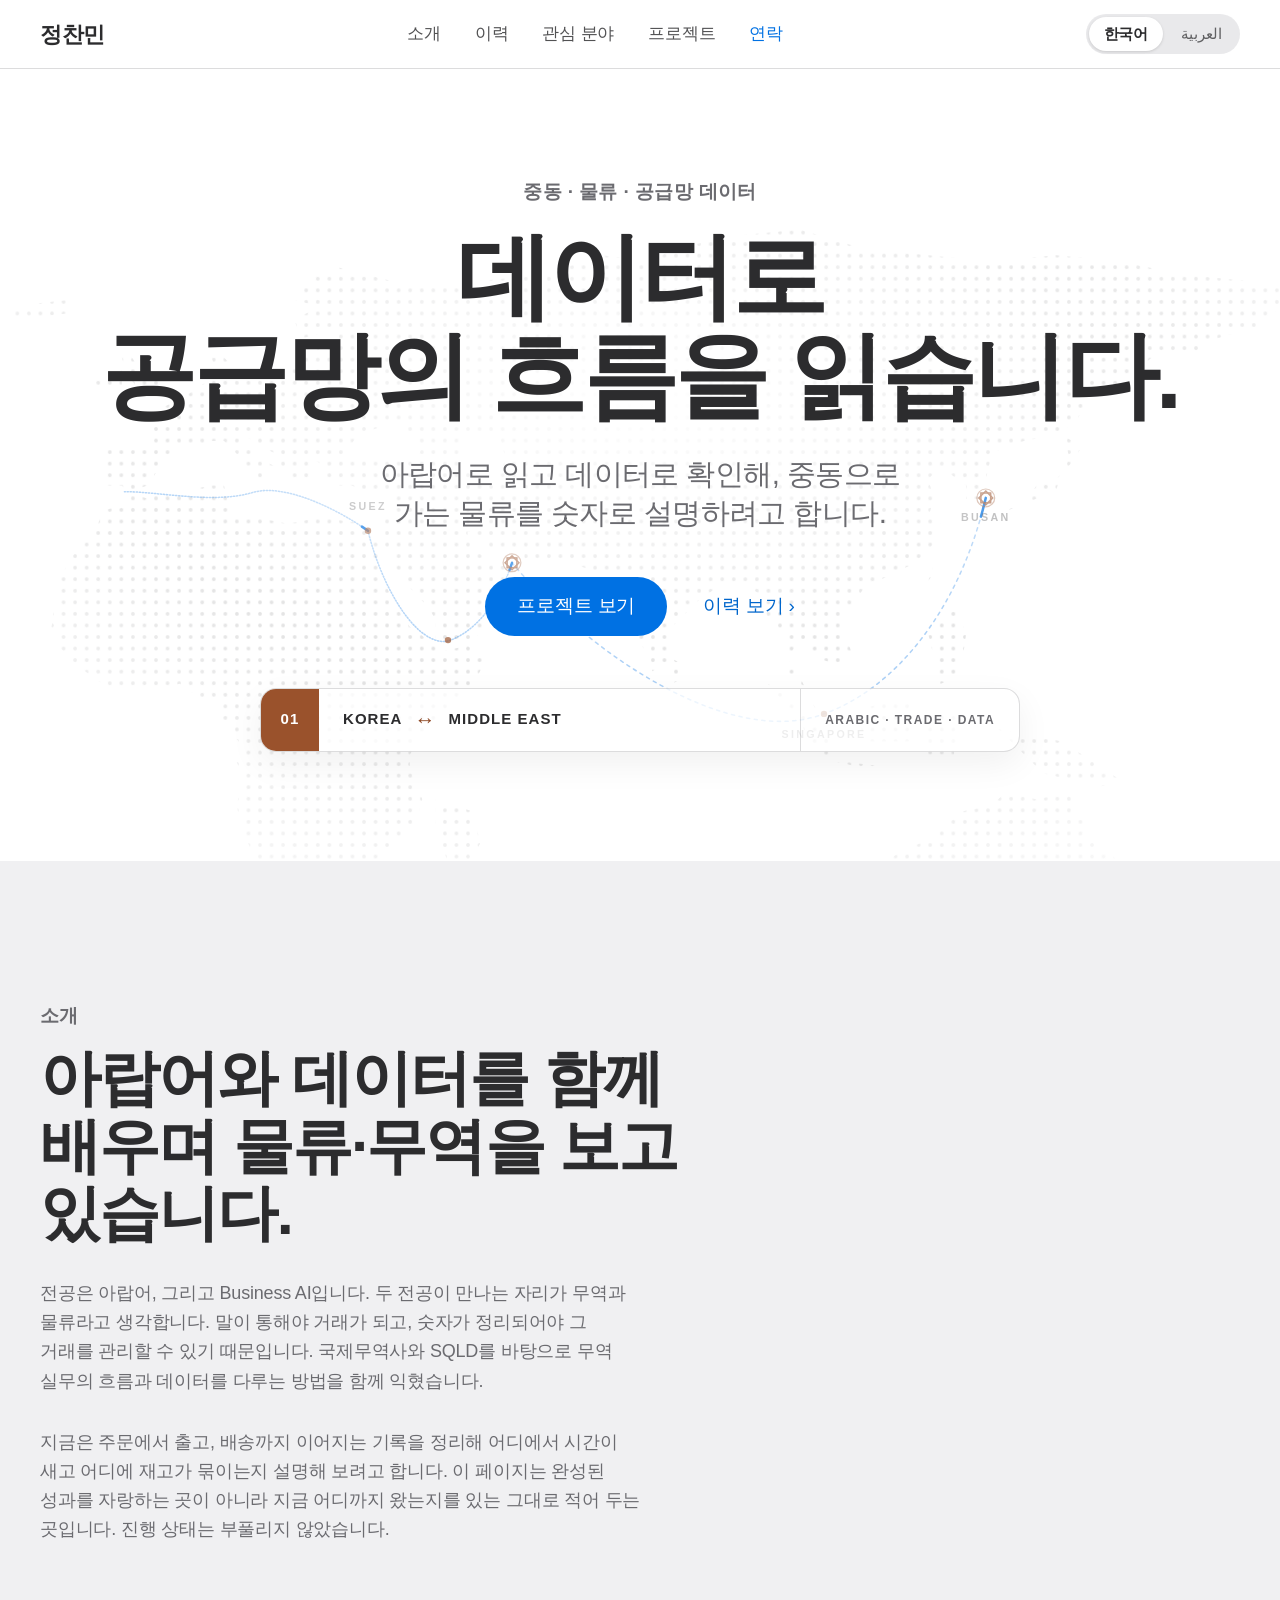
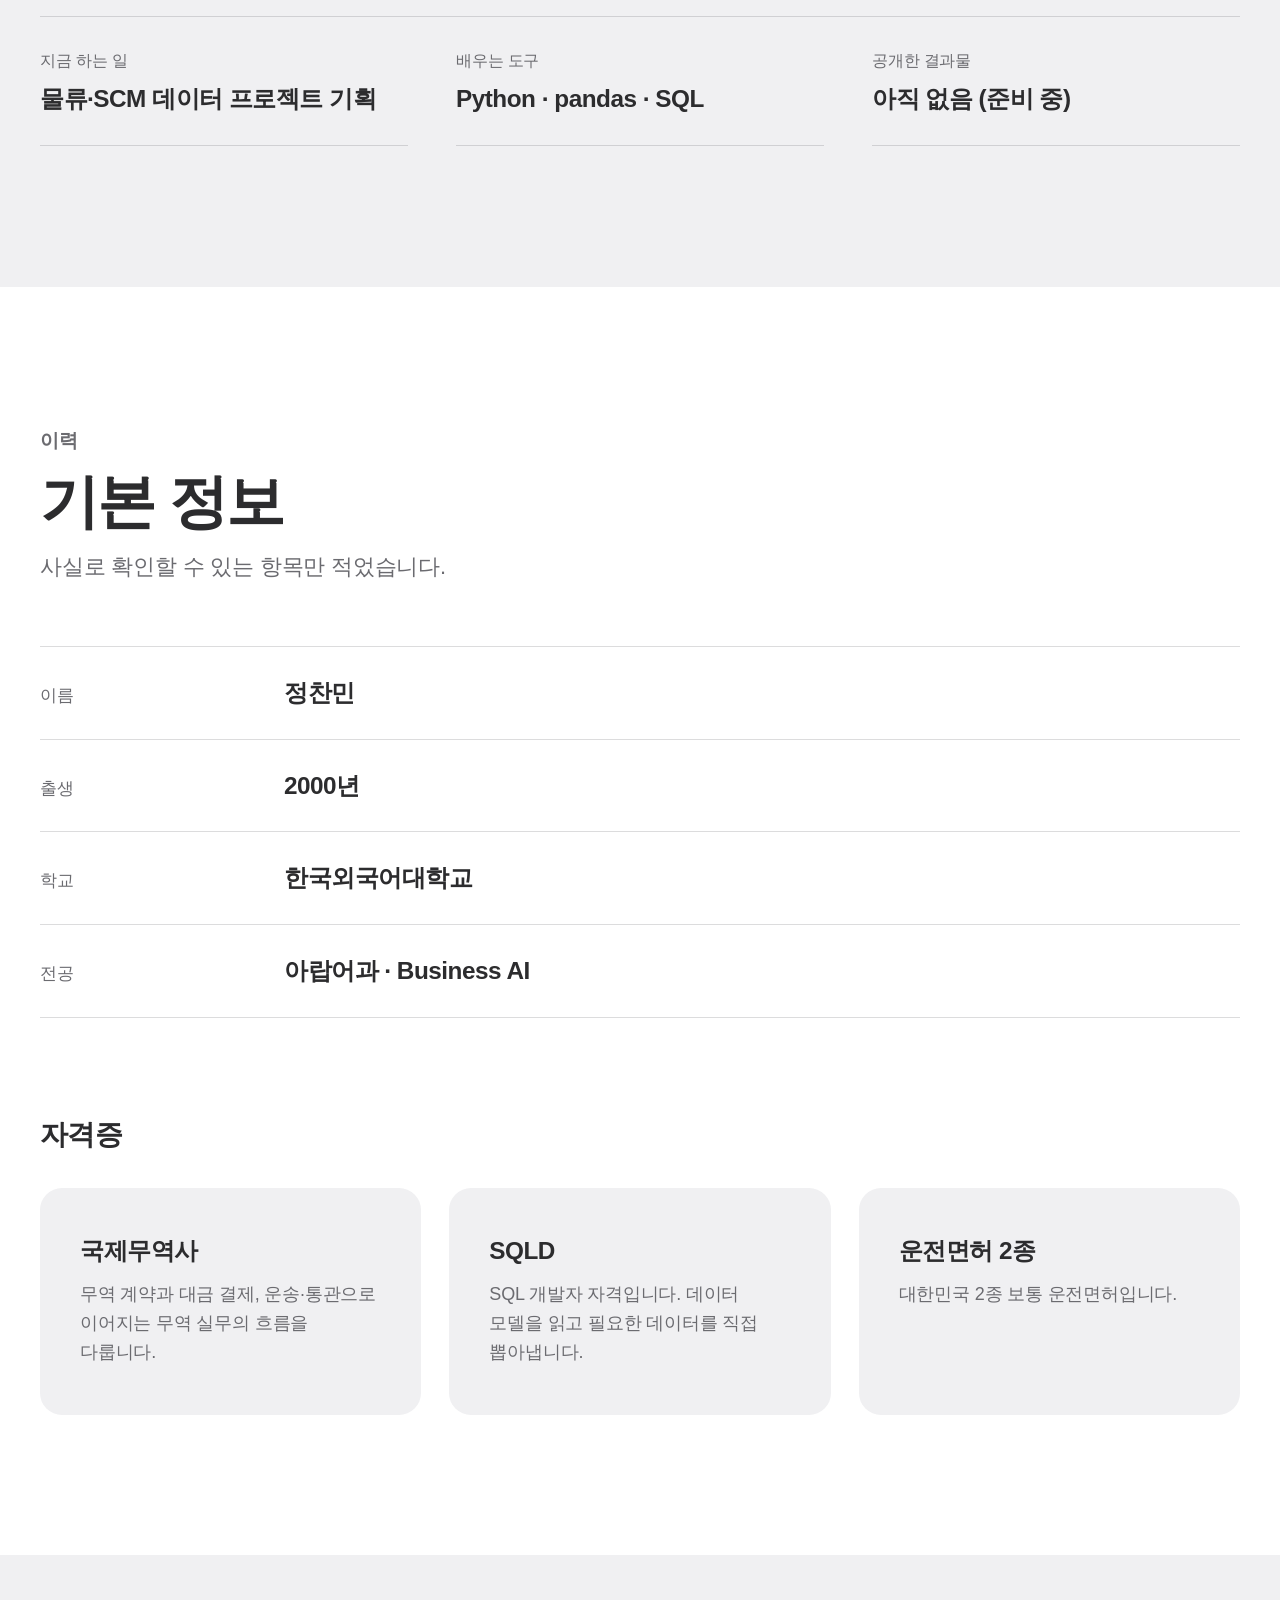
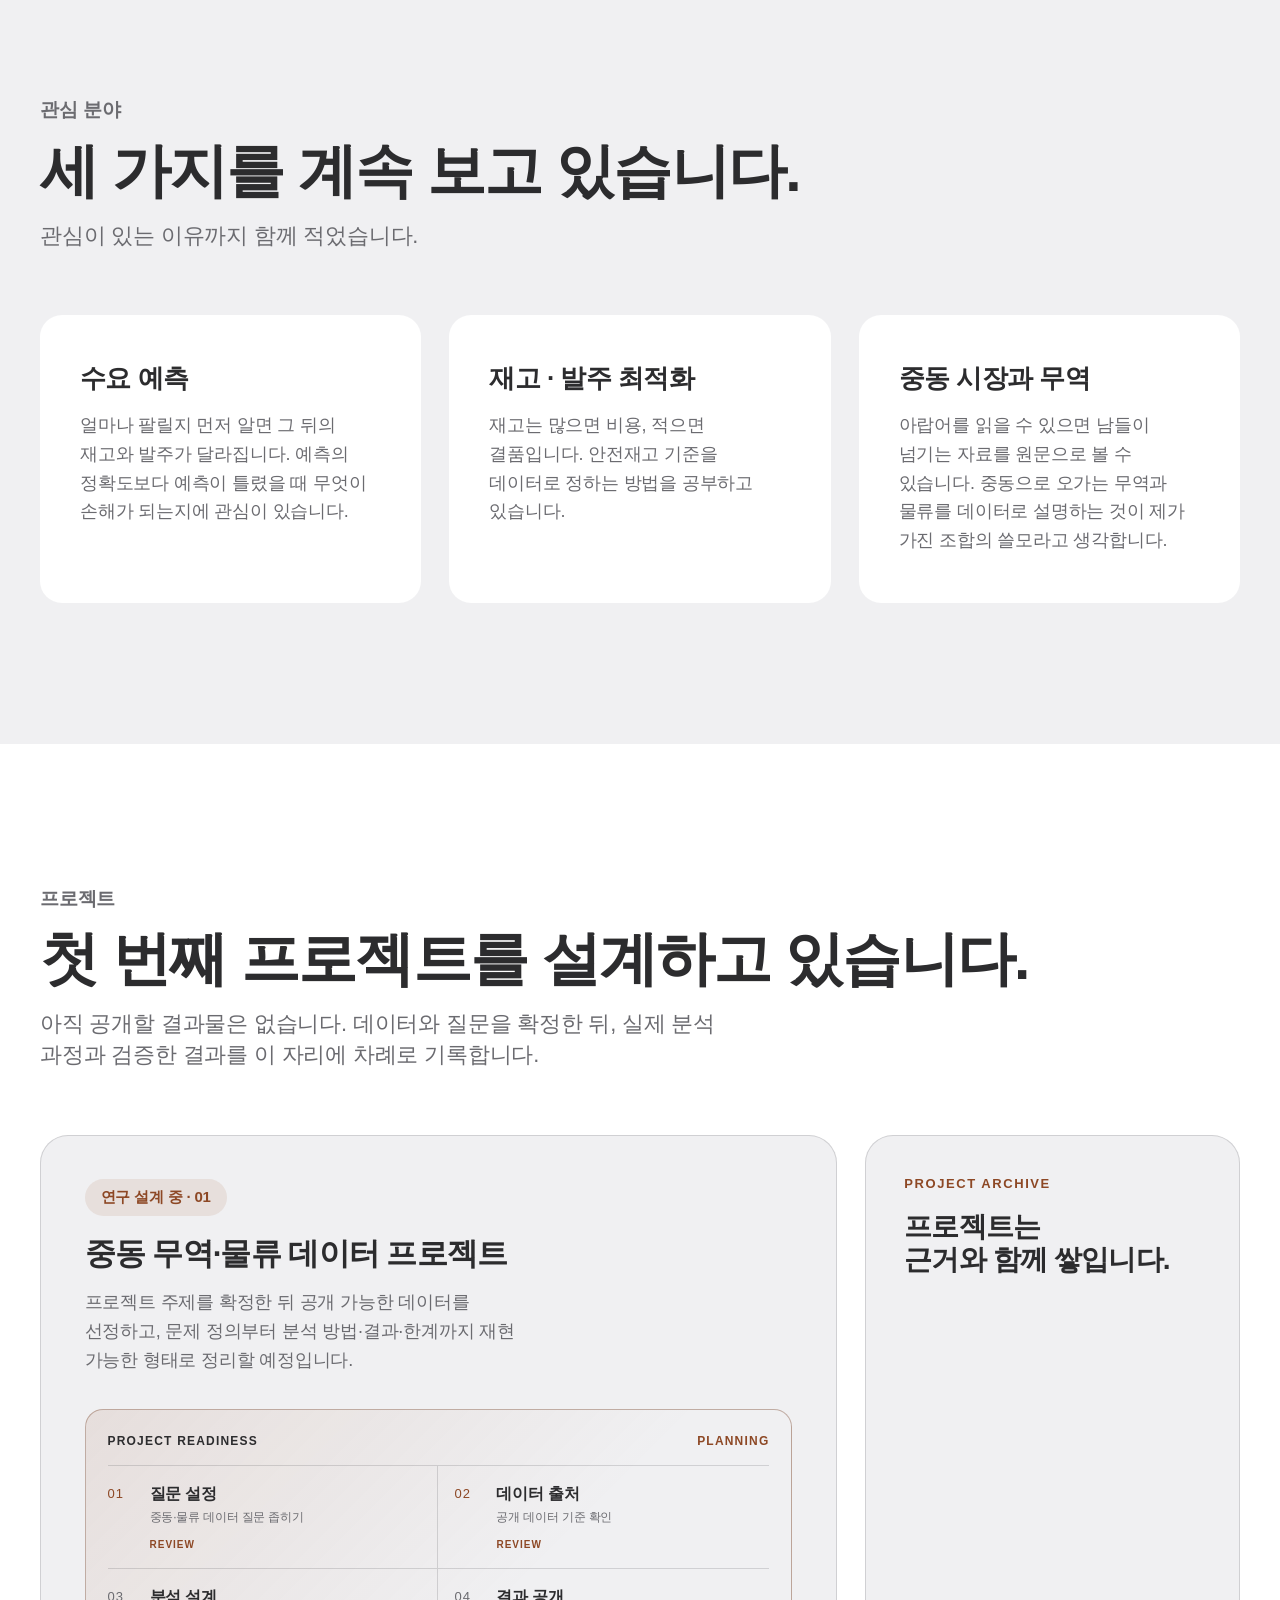
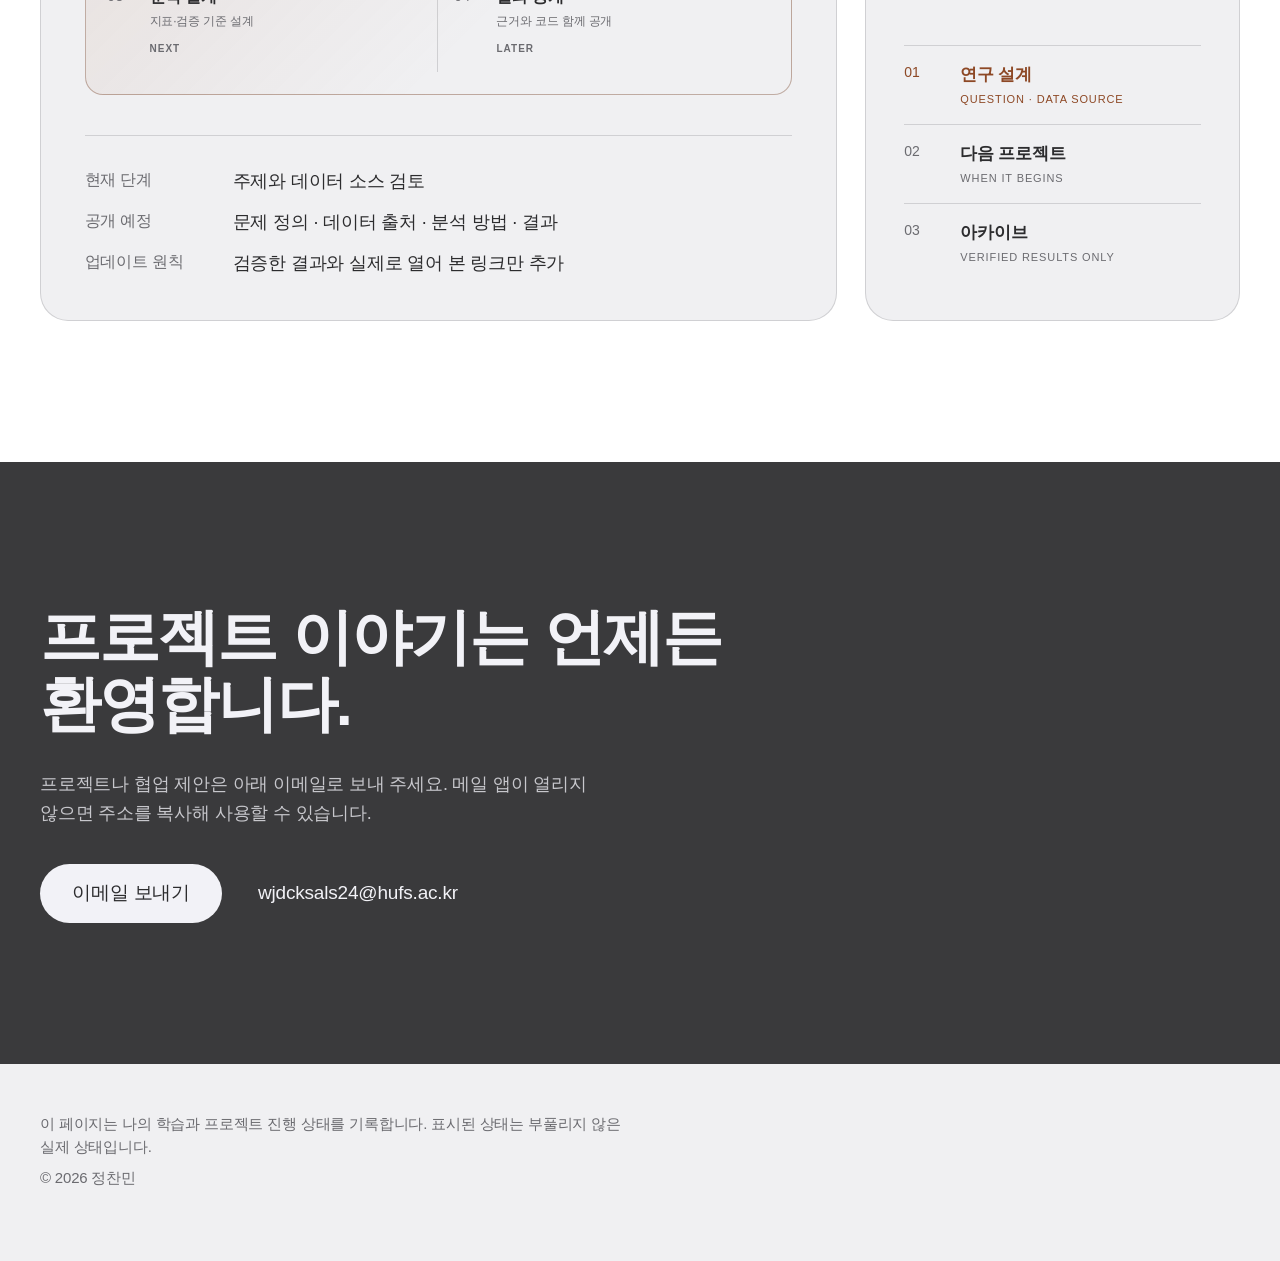
<file: index.html>
<!DOCTYPE html>
<html lang="ko">
<head>
  <meta charset="UTF-8">
  <meta name="viewport" content="width=device-width, initial-scale=1.0">
  <title>정찬민 · 물류/SCM 데이터</title>
  <meta name="description" content="아랍어와 Business AI를 전공하는 정찬민의 개인 홈페이지입니다. 중동 무역·물류 데이터를 주제로 한 소개, 이력, 관심 분야, 준비 중인 프로젝트를 볼 수 있습니다.">
  <link rel="alternate" hreflang="ko" href="index.html">
  <link rel="alternate" hreflang="ar" href="ar.html">
  <link rel="stylesheet" href="style.css">
  <script src="script.js" defer></script>
</head>
<body>
  <div class="scroll-progress" aria-hidden="true"></div>
  <a class="skip-link" href="#main">본문 바로가기</a>

  <header class="site-header">
    <div class="container header-inner">
      <a class="site-name" href="#main">정찬민</a>
      <nav class="site-nav" aria-label="주요 메뉴">
        <a href="#about">소개</a>
        <a href="#resume">이력</a>
        <a href="#interests">관심 분야</a>
        <a href="#projects">프로젝트</a>
        <a href="#contact">연락</a>
      </nav>
      <div class="lang-switch" role="group" aria-label="언어 선택">
        <a href="index.html" hreflang="ko" aria-current="page" data-language-link data-language-target="index.html">한국어</a>
        <a href="ar.html" hreflang="ar" lang="ar" data-language-link data-language-target="ar.html">العربية</a>
      </div>
    </div>
  </header>

  <main id="main">

    <!-- ── 첫 화면 ───────────────────────────────────────────── -->
    <section class="hero" aria-labelledby="hero-title">
      <!-- 배경: 세계지도(대륙 윤곽을 좌표로 근사해 점으로 채움) 위에
           실제 컨테이너 항로 부산 → 싱가포르 → 제벨알리 → 수에즈 → 지브롤터.
           외부 이미지 없이 SVG로 직접 그렸습니다. -->
      <div class="hero-bg" aria-hidden="true">
        <svg viewBox="0 0 1440 900" preserveAspectRatio="xMidYMid slice" focusable="false">
          <defs>
            <pattern id="mapdots" width="13" height="13" patternUnits="userSpaceOnUse">
              <circle cx="6.5" cy="6.5" r="2.1" fill="currentColor"/>
            </pattern>
            <clipPath id="land">
              <path clip-rule="evenodd" d="M115 473L115 430L166 430L173 408L151 394L180 387L209 372L230 358L245 351L238 329L252 329L274 351L317 344L331 336L353 322L382 308L367 300L338 308L331 286L360 272L331 264L353 236L382 228L468 250L540 243L612 236L677 214L734 221L756 207L828 192L900 185L972 207L1044 214L1116 221L1188 214L1260 221L1332 236L1404 243L1440 250L1440 272L1418 293L1368 308L1346 322L1296 329L1260 358L1224 380L1210 401L1188 416L1152 423L1130 430L1116 437L1109 466L1109 488L1087 488L1087 473L1058 452L1044 466L1051 488L1044 509L1058 516L1051 538L1030 560L1001 574L972 588L958 610L943 624L958 660L943 675L922 668L900 646L886 668L900 689L922 732L900 696L886 682L886 646L864 624L857 596L842 588L821 581L806 588L785 603L756 632L756 668L734 682L727 660L706 632L698 596L677 581L662 567L641 560L619 560L590 560L590 545L576 552L554 545L540 531L526 524L526 531L533 545L554 560L576 567L590 574L583 596L562 617L533 646L504 646L490 646L490 624L482 610L461 588L446 567L432 538L425 524L425 516L439 502L439 480L425 480L410 480L396 473L374 473L367 466L367 452L353 444L346 452L353 466L346 466L331 466L317 452L310 437L295 430L274 416L274 423L288 437L295 444L310 452L295 466L288 466L266 437L252 423L238 423L216 430L202 430L180 452L166 473L144 480L137 473ZM382 444L403 416L446 401L475 430L468 444L439 444L418 437L389 444ZM518 416L562 416L569 444L554 473L533 466L518 444ZM58 632L65 653L86 675L115 696L144 704L180 704L202 696L223 711L245 711L245 725L252 740L274 768L266 783L274 804L266 833L274 862L288 898L302 941L317 984L338 984L360 984L382 970L403 948L418 927L432 905L432 884L468 855L475 826L461 790L461 776L475 754L490 740L511 718L533 696L547 668L526 653L497 660L490 653L461 632L446 610L432 581L425 538L410 524L410 516L360 509L324 516L288 509L259 502L252 473L238 473L202 480L180 480L166 488L144 480L137 495L115 502L108 524L86 545L65 581ZM144 380L158 372L187 372L180 358L173 351L158 344L144 322L137 329L144 351L151 358ZM108 365L137 365L137 344L108 351ZM7 272L79 264L79 279L22 286ZM1116 509L1145 495L1166 488L1188 480L1195 452L1202 437L1195 416L1217 430L1202 452L1188 466L1166 473L1152 495L1130 502ZM1044 581L1058 560L1051 560ZM756 696L770 689L770 675L756 668ZM490 826L533 840L540 876L518 920L504 898L490 855ZM864 696L886 711L929 754L943 783L922 776L900 740ZM936 783L1001 797L1001 790L943 783ZM965 725L1022 711L1037 732L1022 761L972 761ZM1037 732L1080 732L1073 776L1044 776ZM1123 747L1195 761L1260 804L1238 812L1174 797ZM1044 639L1073 610L1087 639L1080 689L1058 696ZM994 898L1001 927L1015 970L1037 984L1087 970L1123 963L1152 992L1174 992L1195 1013L1231 1020L1260 1006L1282 970L1282 934L1253 891L1231 876L1202 819L1166 826L1130 819L1116 833L1080 840L1051 869L1015 884Z"/>
            </clipPath>
            <radialGradient id="vignette" cx="50%" cy="48%" r="72%">
              <stop offset="0%" stop-color="#ffffff"/>
              <stop offset="52%" stop-color="#ffffff"/>
              <stop offset="100%" stop-color="#000000"/>
            </radialGradient>
            <mask id="edgefade">
              <rect width="1440" height="900" fill="url(#vignette)"/>
            </mask>
          </defs>

          <g mask="url(#edgefade)">
            <g class="map" clip-path="url(#land)">
              <rect x="-260" y="-60" width="1960" height="1500" fill="url(#mapdots)"/>
            </g>

            <g class="routes" fill="none" stroke-linecap="round">
              <path class="route" pathLength="1000" d="M1109 487C1080 610 1010 700 927 730C820 770 660 660 576 560"/>
              <path class="route" pathLength="1000" d="M576 560C560 610 530 640 504 648C470 655 430 590 414 524"/>
              <path class="route" pathLength="1000" d="M414 524C380 500 320 470 284 481C240 494 180 480 140 480"/>

              <path class="spark s1" pathLength="1000" d="M1109 487C1080 610 1010 700 927 730C820 770 660 660 576 560"/>
              <path class="spark s2" pathLength="1000" d="M576 560C560 610 530 640 504 648C470 655 430 590 414 524"/>
              <path class="spark s3" pathLength="1000" d="M414 524C380 500 320 470 284 481C240 494 180 480 140 480"/>
            </g>

            <g class="ports">
              <circle class="port" cx="927" cy="730" r="3.6"/>
              <circle class="port" cx="504" cy="647" r="3.6"/>
              <circle class="port" cx="414" cy="524" r="3.6"/>

              <circle class="port-ring" cx="1109" cy="487" r="10"/>
              <circle class="port-ring r2" cx="576" cy="560" r="10"/>

              <g class="port-star" transform="translate(1109 487)">
                <rect x="-5.5" y="-5.5" width="11" height="11"/>
                <path d="M0 -7.8 7.8 0 0 7.8 -7.8 0Z"/>
              </g>
              <g class="port-star" transform="translate(576 560)">
                <rect x="-5.5" y="-5.5" width="11" height="11"/>
                <path d="M0 -7.8 7.8 0 0 7.8 -7.8 0Z"/>
              </g>
            </g>

            <g class="port-labels" text-anchor="middle">
              <text x="1109" y="513">BUSAN</text>
              <text x="927" y="757">SINGAPORE</text>
              <text x="414" y="501">SUEZ</text>
            </g>
          </g>
        </svg>
      </div>
      <div class="container">
        <p class="eyebrow">중동 · 물류 · 공급망 데이터</p>
        <h1 id="hero-title">데이터로<br>공급망의 흐름을 읽습니다.</h1>
        <!-- ✏️ 확인 후 수정: 아래 한 문장이 방문자가 기억할 나의 문장입니다. -->
        <p class="lead">아랍어로 읽고 데이터로 확인해, 중동으로 가는 물류를 숫자로 설명하려고 합니다.</p>
        <p class="hero-actions">
          <a class="button" href="#projects">프로젝트 보기</a>
          <a class="text-link" href="#resume">이력 보기 <span aria-hidden="true">›</span></a>
        </p>
        <div class="hero-signal" aria-label="핵심 분야: 한국과 중동을 잇는 아랍어·무역·데이터">
          <span class="hero-signal-index">01</span>
          <span class="hero-signal-route">KOREA <b aria-hidden="true">↔</b> MIDDLE EAST</span>
          <span class="hero-signal-tag">ARABIC · TRADE · DATA</span>
        </div>
      </div>
    </section>

    <!-- ── 소개 ─────────────────────────────────────────────── -->
    <section id="about" class="section section-alt" aria-labelledby="about-title">
      <div class="container">
        <p class="section-eyebrow">소개</p>
        <h2 id="about-title" class="statement">
          아랍어와 데이터를 함께 배우며 물류·무역을 보고 있습니다.
        </h2>
        <!-- ✏️ 확인 후 수정: 아래 두 문단은 본인의 실제 경험으로 바꾸세요. -->
        <p class="body-text">
          전공은 아랍어, 그리고 Business AI입니다. 두 전공이 만나는 자리가 무역과 물류라고 생각합니다.
          말이 통해야 거래가 되고, 숫자가 정리되어야 그 거래를 관리할 수 있기 때문입니다.
          국제무역사와 SQLD를 바탕으로 무역 실무의 흐름과 데이터를 다루는 방법을 함께 익혔습니다.
        </p>
        <p class="body-text">
          지금은 주문에서 출고, 배송까지 이어지는 기록을 정리해 어디에서 시간이 새고 어디에 재고가 묶이는지
          설명해 보려고 합니다. 이 페이지는 완성된 성과를 자랑하는 곳이 아니라 지금 어디까지 왔는지를
          있는 그대로 적어 두는 곳입니다. 진행 상태는 부풀리지 않았습니다.
        </p>

        <ul class="fact-list">
          <!-- ✏️ 확인 후 수정: 사실인 항목만 남기세요. -->
          <li>
            <span class="fact-label">지금 하는 일</span>
            <span class="fact-value">물류·SCM 데이터 프로젝트 기획</span>
          </li>
          <li>
            <span class="fact-label">배우는 도구</span>
            <span class="fact-value">Python · pandas · SQL</span>
          </li>
          <li>
            <span class="fact-label">공개한 결과물</span>
            <span class="fact-value">아직 없음 (준비 중)</span>
          </li>
        </ul>
      </div>
    </section>

    <!-- ── 이력 ─────────────────────────────────────────────── -->
    <section id="resume" class="section" aria-labelledby="resume-title">
      <div class="container">
        <p class="section-eyebrow">이력</p>
        <h2 id="resume-title">기본 정보</h2>
        <p class="section-description">사실로 확인할 수 있는 항목만 적었습니다.</p>

        <!-- ✏️ 확인 후 수정: 공개하고 싶지 않은 줄은 통째로 지우면 됩니다. -->
        <dl class="spec-list">
          <div class="spec-row">
            <dt>이름</dt>
            <dd>정찬민</dd>
          </div>
          <div class="spec-row">
            <dt>출생</dt>
            <dd>2000년</dd>
          </div>
          <div class="spec-row">
            <dt>학교</dt>
            <dd>한국외국어대학교</dd>
          </div>
          <div class="spec-row">
            <dt>전공</dt>
            <dd>아랍어과 · Business AI</dd>
          </div>
        </dl>

        <h3 class="subhead" id="cert-title">자격증</h3>
        <ul class="card-grid" aria-labelledby="cert-title">
          <li class="card cert">
            <p class="cert-name">국제무역사</p>
            <p>무역 계약과 대금 결제, 운송·통관으로 이어지는 무역 실무의 흐름을 다룹니다.</p>
          </li>
          <li class="card cert">
            <p class="cert-name">SQLD</p>
            <p>SQL 개발자 자격입니다. 데이터 모델을 읽고 필요한 데이터를 직접 뽑아냅니다.</p>
          </li>
          <li class="card cert">
            <p class="cert-name">운전면허 2종</p>
            <p>대한민국 2종 보통 운전면허입니다.</p>
          </li>
        </ul>
      </div>
    </section>

    <!-- ── 관심 분야 ─────────────────────────────────────────── -->
    <section id="interests" class="section section-alt" aria-labelledby="interests-title">
      <div class="container">
        <p class="section-eyebrow">관심 분야</p>
        <h2 id="interests-title">세 가지를 계속 보고 있습니다.</h2>
        <p class="section-description">관심이 있는 이유까지 함께 적었습니다.</p>

        <ul class="card-grid">
          <li class="card">
            <h3>수요 예측</h3>
            <p>얼마나 팔릴지 먼저 알면 그 뒤의 재고와 발주가 달라집니다. 예측의 정확도보다 예측이
              틀렸을 때 무엇이 손해가 되는지에 관심이 있습니다.</p>
          </li>
          <li class="card">
            <h3>재고 · 발주 최적화</h3>
            <p>재고는 많으면 비용, 적으면 결품입니다. 안전재고 기준을 데이터로 정하는 방법을
              공부하고 있습니다.</p>
          </li>
          <li class="card">
            <h3>중동 시장과 무역</h3>
            <p>아랍어를 읽을 수 있으면 남들이 넘기는 자료를 원문으로 볼 수 있습니다. 중동으로 오가는
              무역과 물류를 데이터로 설명하는 것이 제가 가진 조합의 쓸모라고 생각합니다.</p>
          </li>
        </ul>
      </div>
    </section>

    <!-- ── 프로젝트 ─────────────────────────────────────────── -->
    <section id="projects" class="section" aria-labelledby="projects-title">
      <div class="container">
        <p class="section-eyebrow">프로젝트</p>
        <h2 id="projects-title">첫 번째 프로젝트를 설계하고 있습니다.</h2>
        <p class="section-description">
          아직 공개할 결과물은 없습니다. 데이터와 질문을 확정한 뒤, 실제 분석 과정과 검증한 결과를 이 자리에 차례로 기록합니다.
        </p>

        <div class="project-layout">
          <!-- 실제 프로젝트가 시작되면 이 카드에 데이터 출처·분석 방법·결과·링크를 추가합니다. -->
          <ol class="project-list project-list--single">
            <li class="project-card">
              <p class="status">연구 설계 중 · 01</p>
              <h3>중동 무역·물류 데이터 프로젝트</h3>
              <p class="project-summary">
                프로젝트 주제를 확정한 뒤 공개 가능한 데이터를 선정하고, 문제 정의부터 분석 방법·결과·한계까지 재현 가능한 형태로 정리할 예정입니다.
              </p>
              <section class="project-dashboard" aria-labelledby="readiness-title">
                <div class="dashboard-heading">
                  <p id="readiness-title">PROJECT READINESS</p>
                  <span>PLANNING</span>
                </div>
                <ol class="readiness-grid">
                  <li class="is-current">
                    <span class="readiness-number">01</span>
                    <div><strong>질문 설정</strong><small>중동·물류 데이터 질문 좁히기</small></div>
                    <em>REVIEW</em>
                  </li>
                  <li class="is-current">
                    <span class="readiness-number">02</span>
                    <div><strong>데이터 출처</strong><small>공개 데이터 기준 확인</small></div>
                    <em>REVIEW</em>
                  </li>
                  <li>
                    <span class="readiness-number">03</span>
                    <div><strong>분석 설계</strong><small>지표·검증 기준 설계</small></div>
                    <em>NEXT</em>
                  </li>
                  <li>
                    <span class="readiness-number">04</span>
                    <div><strong>결과 공개</strong><small>근거와 코드 함께 공개</small></div>
                    <em>LATER</em>
                  </li>
                </ol>
              </section>
              <dl class="project-meta">
                <dt>현재 단계</dt>
                <dd>주제와 데이터 소스 검토</dd>
                <dt>공개 예정</dt>
                <dd>문제 정의 · 데이터 출처 · 분석 방법 · 결과</dd>
                <dt>업데이트 원칙</dt>
                <dd>검증한 결과와 실제로 열어 본 링크만 추가</dd>
              </dl>
            </li>
          </ol>

          <aside class="project-archive" aria-labelledby="archive-title">
            <p class="archive-label">PROJECT ARCHIVE</p>
            <h3 id="archive-title">프로젝트는<br>근거와 함께 쌓입니다.</h3>
            <ol class="archive-list">
              <li class="is-active">
                <span>01</span>
                <div><strong>연구 설계</strong><small>QUESTION · DATA SOURCE</small></div>
              </li>
              <li>
                <span>02</span>
                <div><strong>다음 프로젝트</strong><small>WHEN IT BEGINS</small></div>
              </li>
              <li>
                <span>03</span>
                <div><strong>아카이브</strong><small>VERIFIED RESULTS ONLY</small></div>
              </li>
            </ol>
          </aside>
        </div>
      </div>
    </section>

    <!-- ── 연락 ─────────────────────────────────────────────── -->
    <section id="contact" class="section section-dark" aria-labelledby="contact-title">
      <div class="container">
        <h2 id="contact-title" class="statement">프로젝트 이야기는 언제든 환영합니다.</h2>
        <p class="body-text">
          프로젝트나 협업 제안은 아래 이메일로 보내 주세요. 메일 앱이 열리지 않으면 주소를 복사해 사용할 수 있습니다.
        </p>
        <p class="hero-actions contact-actions">
          <a class="button button-light" href="mailto:wjdcksals24@hufs.ac.kr">이메일 보내기</a>
          <a class="text-link" href="mailto:wjdcksals24@hufs.ac.kr">wjdcksals24@hufs.ac.kr</a>
        </p>
      </div>
    </section>

  </main>

  <footer class="site-footer">
    <div class="container">
      <p>이 페이지는 나의 학습과 프로젝트 진행 상태를 기록합니다. 표시된 상태는 부풀리지 않은 실제 상태입니다.</p>
      <p class="copyright">© 2026 정찬민</p>
    </div>
  </footer>
</body>
</html>
</file>
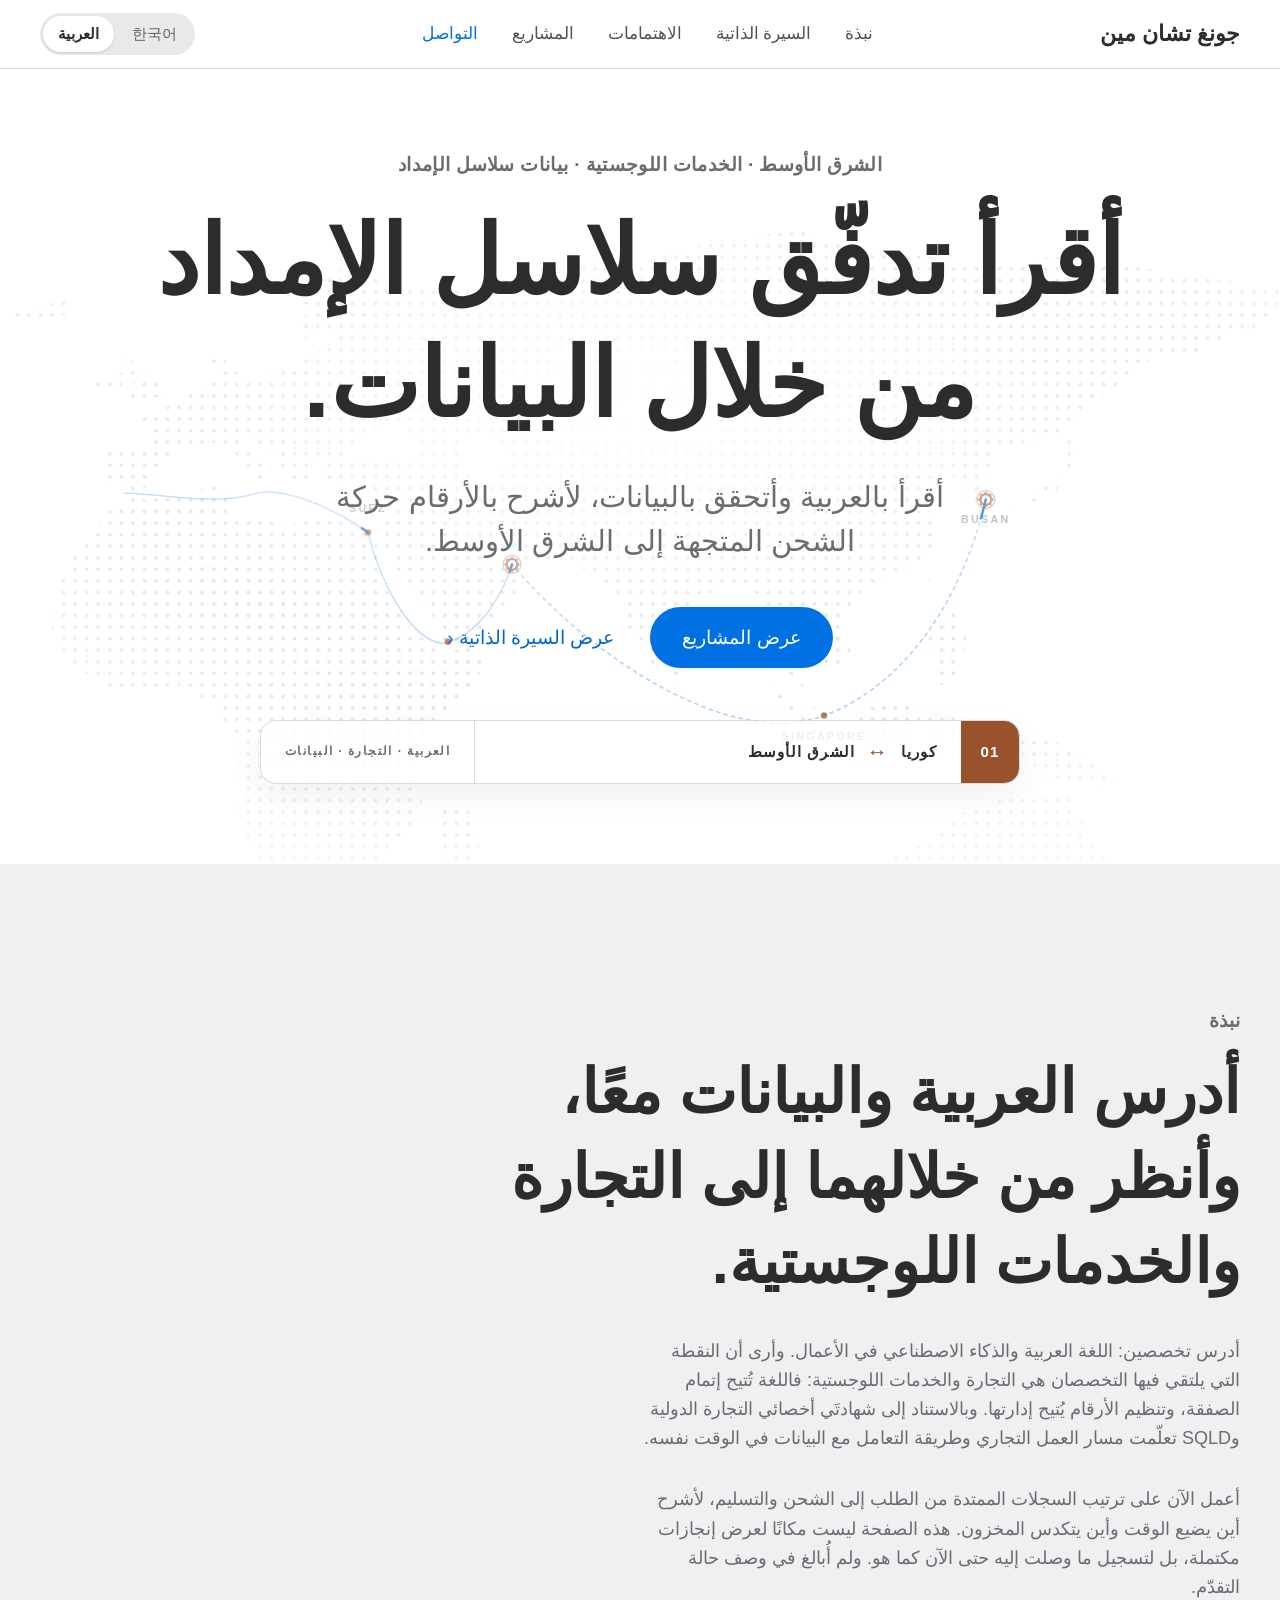
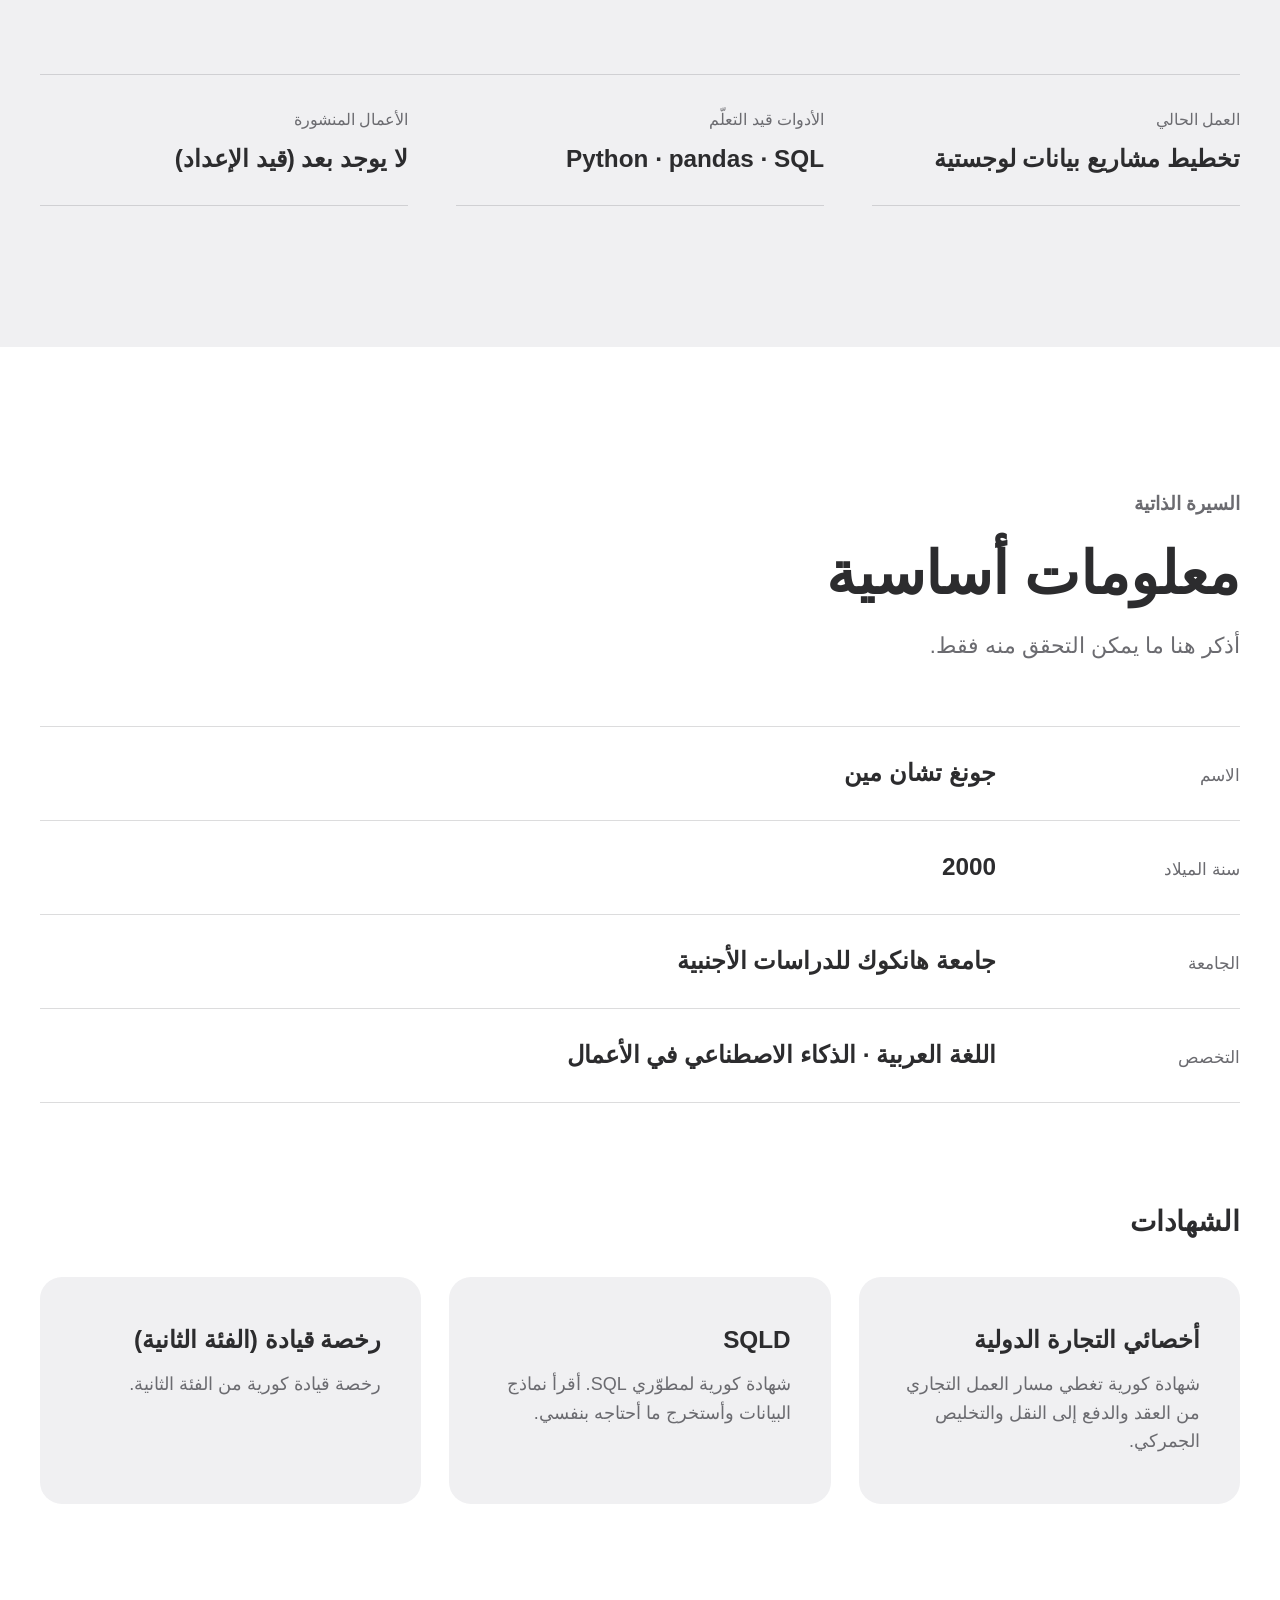
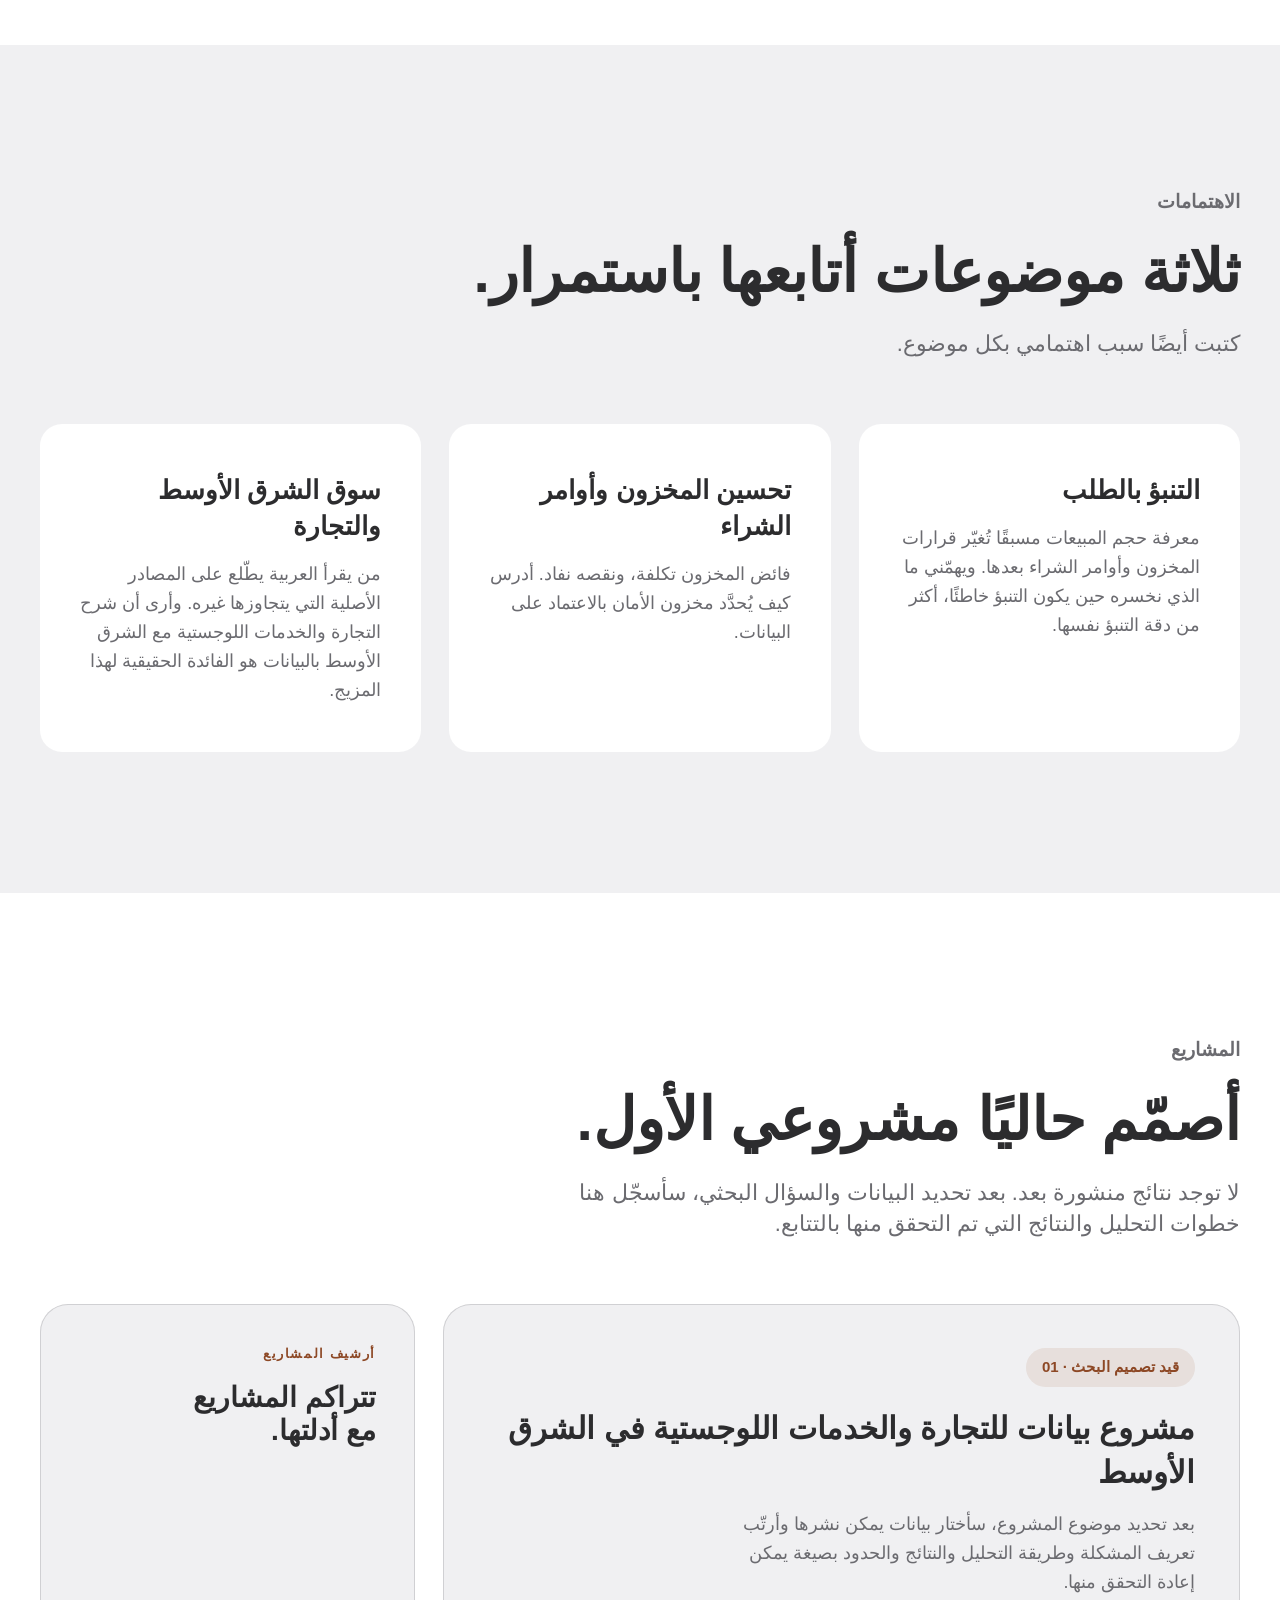
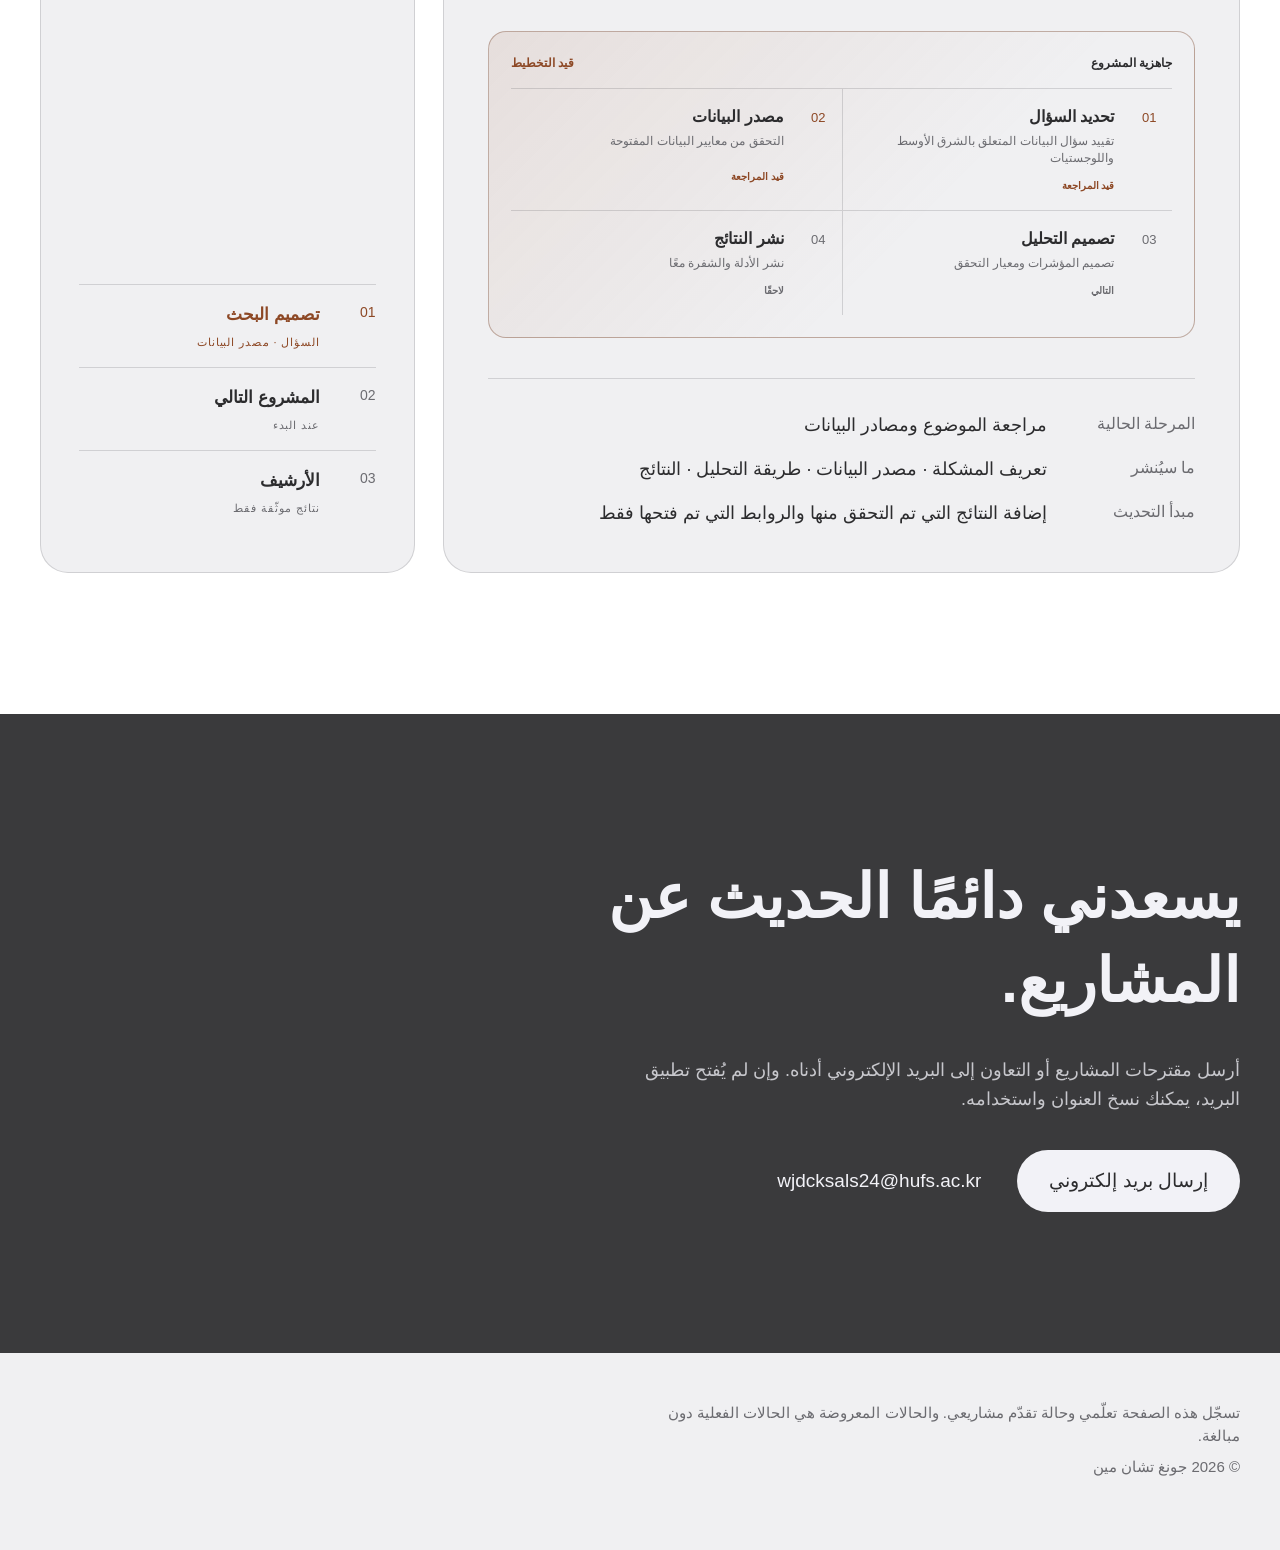
<file: ar.html>
<!DOCTYPE html>
<html lang="ar" dir="rtl">
<head>
  <meta charset="UTF-8">
  <meta name="viewport" content="width=device-width, initial-scale=1.0">
  <title>جونغ تشان مين · بيانات التجارة والخدمات اللوجستية</title>
  <meta name="description" content="الصفحة الشخصية لجونغ تشان مين، طالب اللغة العربية والذكاء الاصطناعي في الأعمال. نبذة وسيرة ذاتية واهتمامات ومشاريع قيد التخطيط حول بيانات التجارة والخدمات اللوجستية مع الشرق الأوسط.">
  <link rel="alternate" hreflang="ko" href="index.html">
  <link rel="alternate" hreflang="ar" href="ar.html">
  <link rel="stylesheet" href="style.css">
  <script src="script.js" defer></script>
</head>
<body>
  <div class="scroll-progress" aria-hidden="true"></div>
  <a class="skip-link" href="#main">تخطَّ إلى المحتوى الرئيسي</a>

  <header class="site-header">
    <div class="container header-inner">
      <a class="site-name" href="#main">جونغ تشان مين</a>
      <nav class="site-nav" aria-label="القائمة الرئيسية">
        <a href="#about">نبذة</a>
        <a href="#resume">السيرة الذاتية</a>
        <a href="#interests">الاهتمامات</a>
        <a href="#projects">المشاريع</a>
        <a href="#contact">التواصل</a>
      </nav>
      <div class="lang-switch" role="group" aria-label="اختيار اللغة">
        <a href="index.html" hreflang="ko" lang="ko" data-language-link data-language-target="index.html">한국어</a>
        <a href="ar.html" hreflang="ar" aria-current="page" data-language-link data-language-target="ar.html">العربية</a>
      </div>
    </div>
  </header>

  <main id="main">

    <!-- ── الواجهة الأولى ─────────────────────────────────── -->
    <section class="hero" aria-labelledby="hero-title">
      <!-- 배경: 세계지도(대륙 윤곽을 좌표로 근사해 점으로 채움) 위에
           실제 컨테이너 항로 부산 → 싱가포르 → 제벨알리 → 수에즈 → 지브롤터.
           외부 이미지 없이 SVG로 직접 그렸습니다. -->
      <div class="hero-bg" aria-hidden="true">
        <svg viewBox="0 0 1440 900" preserveAspectRatio="xMidYMid slice" focusable="false">
          <defs>
            <pattern id="mapdots" width="13" height="13" patternUnits="userSpaceOnUse">
              <circle cx="6.5" cy="6.5" r="2.1" fill="currentColor"/>
            </pattern>
            <clipPath id="land">
              <path clip-rule="evenodd" d="M115 473L115 430L166 430L173 408L151 394L180 387L209 372L230 358L245 351L238 329L252 329L274 351L317 344L331 336L353 322L382 308L367 300L338 308L331 286L360 272L331 264L353 236L382 228L468 250L540 243L612 236L677 214L734 221L756 207L828 192L900 185L972 207L1044 214L1116 221L1188 214L1260 221L1332 236L1404 243L1440 250L1440 272L1418 293L1368 308L1346 322L1296 329L1260 358L1224 380L1210 401L1188 416L1152 423L1130 430L1116 437L1109 466L1109 488L1087 488L1087 473L1058 452L1044 466L1051 488L1044 509L1058 516L1051 538L1030 560L1001 574L972 588L958 610L943 624L958 660L943 675L922 668L900 646L886 668L900 689L922 732L900 696L886 682L886 646L864 624L857 596L842 588L821 581L806 588L785 603L756 632L756 668L734 682L727 660L706 632L698 596L677 581L662 567L641 560L619 560L590 560L590 545L576 552L554 545L540 531L526 524L526 531L533 545L554 560L576 567L590 574L583 596L562 617L533 646L504 646L490 646L490 624L482 610L461 588L446 567L432 538L425 524L425 516L439 502L439 480L425 480L410 480L396 473L374 473L367 466L367 452L353 444L346 452L353 466L346 466L331 466L317 452L310 437L295 430L274 416L274 423L288 437L295 444L310 452L295 466L288 466L266 437L252 423L238 423L216 430L202 430L180 452L166 473L144 480L137 473ZM382 444L403 416L446 401L475 430L468 444L439 444L418 437L389 444ZM518 416L562 416L569 444L554 473L533 466L518 444ZM58 632L65 653L86 675L115 696L144 704L180 704L202 696L223 711L245 711L245 725L252 740L274 768L266 783L274 804L266 833L274 862L288 898L302 941L317 984L338 984L360 984L382 970L403 948L418 927L432 905L432 884L468 855L475 826L461 790L461 776L475 754L490 740L511 718L533 696L547 668L526 653L497 660L490 653L461 632L446 610L432 581L425 538L410 524L410 516L360 509L324 516L288 509L259 502L252 473L238 473L202 480L180 480L166 488L144 480L137 495L115 502L108 524L86 545L65 581ZM144 380L158 372L187 372L180 358L173 351L158 344L144 322L137 329L144 351L151 358ZM108 365L137 365L137 344L108 351ZM7 272L79 264L79 279L22 286ZM1116 509L1145 495L1166 488L1188 480L1195 452L1202 437L1195 416L1217 430L1202 452L1188 466L1166 473L1152 495L1130 502ZM1044 581L1058 560L1051 560ZM756 696L770 689L770 675L756 668ZM490 826L533 840L540 876L518 920L504 898L490 855ZM864 696L886 711L929 754L943 783L922 776L900 740ZM936 783L1001 797L1001 790L943 783ZM965 725L1022 711L1037 732L1022 761L972 761ZM1037 732L1080 732L1073 776L1044 776ZM1123 747L1195 761L1260 804L1238 812L1174 797ZM1044 639L1073 610L1087 639L1080 689L1058 696ZM994 898L1001 927L1015 970L1037 984L1087 970L1123 963L1152 992L1174 992L1195 1013L1231 1020L1260 1006L1282 970L1282 934L1253 891L1231 876L1202 819L1166 826L1130 819L1116 833L1080 840L1051 869L1015 884Z"/>
            </clipPath>
            <radialGradient id="vignette" cx="50%" cy="48%" r="72%">
              <stop offset="0%" stop-color="#ffffff"/>
              <stop offset="52%" stop-color="#ffffff"/>
              <stop offset="100%" stop-color="#000000"/>
            </radialGradient>
            <mask id="edgefade">
              <rect width="1440" height="900" fill="url(#vignette)"/>
            </mask>
          </defs>

          <g mask="url(#edgefade)">
            <g class="map" clip-path="url(#land)">
              <rect x="-260" y="-60" width="1960" height="1500" fill="url(#mapdots)"/>
            </g>

            <g class="routes" fill="none" stroke-linecap="round">
              <path class="route" pathLength="1000" d="M1109 487C1080 610 1010 700 927 730C820 770 660 660 576 560"/>
              <path class="route" pathLength="1000" d="M576 560C560 610 530 640 504 648C470 655 430 590 414 524"/>
              <path class="route" pathLength="1000" d="M414 524C380 500 320 470 284 481C240 494 180 480 140 480"/>

              <path class="spark s1" pathLength="1000" d="M1109 487C1080 610 1010 700 927 730C820 770 660 660 576 560"/>
              <path class="spark s2" pathLength="1000" d="M576 560C560 610 530 640 504 648C470 655 430 590 414 524"/>
              <path class="spark s3" pathLength="1000" d="M414 524C380 500 320 470 284 481C240 494 180 480 140 480"/>
            </g>

            <g class="ports">
              <circle class="port" cx="927" cy="730" r="3.6"/>
              <circle class="port" cx="504" cy="647" r="3.6"/>
              <circle class="port" cx="414" cy="524" r="3.6"/>

              <circle class="port-ring" cx="1109" cy="487" r="10"/>
              <circle class="port-ring r2" cx="576" cy="560" r="10"/>

              <g class="port-star" transform="translate(1109 487)">
                <rect x="-5.5" y="-5.5" width="11" height="11"/>
                <path d="M0 -7.8 7.8 0 0 7.8 -7.8 0Z"/>
              </g>
              <g class="port-star" transform="translate(576 560)">
                <rect x="-5.5" y="-5.5" width="11" height="11"/>
                <path d="M0 -7.8 7.8 0 0 7.8 -7.8 0Z"/>
              </g>
            </g>

            <g class="port-labels" text-anchor="middle">
              <text x="1109" y="513">BUSAN</text>
              <text x="927" y="757">SINGAPORE</text>
              <text x="414" y="501">SUEZ</text>
            </g>
          </g>
        </svg>
      </div>
      <div class="container">
        <p class="eyebrow">الشرق الأوسط · الخدمات اللوجستية · بيانات سلاسل الإمداد</p>
        <h1 id="hero-title">أقرأ تدفّق سلاسل الإمداد<br>من خلال البيانات.</h1>
        <p class="lead">أقرأ بالعربية وأتحقق بالبيانات، لأشرح بالأرقام حركة الشحن المتجهة إلى الشرق الأوسط.</p>
        <p class="hero-actions">
          <a class="button" href="#projects">عرض المشاريع</a>
          <a class="text-link" href="#resume">عرض السيرة الذاتية <span aria-hidden="true">‹</span></a>
        </p>
        <div class="hero-signal" aria-label="المجالات الأساسية: العربية والتجارة والبيانات بين كوريا والشرق الأوسط">
          <span class="hero-signal-index">01</span>
          <span class="hero-signal-route">كوريا <b aria-hidden="true">↔</b> الشرق الأوسط</span>
          <span class="hero-signal-tag">العربية · التجارة · البيانات</span>
        </div>
      </div>
    </section>

    <!-- ── نبذة ──────────────────────────────────────────── -->
    <section id="about" class="section section-alt" aria-labelledby="about-title">
      <div class="container">
        <p class="section-eyebrow">نبذة</p>
        <h2 id="about-title" class="statement">
          أدرس العربية والبيانات معًا، وأنظر من خلالهما إلى التجارة والخدمات اللوجستية.
        </h2>
        <p class="body-text">
          أدرس تخصصين: اللغة العربية والذكاء الاصطناعي في الأعمال. وأرى أن النقطة التي يلتقي فيها
          التخصصان هي التجارة والخدمات اللوجستية: فاللغة تُتيح إتمام الصفقة، وتنظيم الأرقام يُتيح إدارتها.
          وبالاستناد إلى شهادتَي أخصائي التجارة الدولية وSQLD تعلّمت مسار العمل التجاري وطريقة التعامل
          مع البيانات في الوقت نفسه.
        </p>
        <p class="body-text">
          أعمل الآن على ترتيب السجلات الممتدة من الطلب إلى الشحن والتسليم، لأشرح أين يضيع الوقت وأين
          يتكدس المخزون. هذه الصفحة ليست مكانًا لعرض إنجازات مكتملة، بل لتسجيل ما وصلت إليه حتى الآن
          كما هو. ولم أُبالغ في وصف حالة التقدّم.
        </p>

        <ul class="fact-list">
          <li>
            <span class="fact-label">العمل الحالي</span>
            <span class="fact-value">تخطيط مشاريع بيانات لوجستية</span>
          </li>
          <li>
            <span class="fact-label">الأدوات قيد التعلّم</span>
            <span class="fact-value">Python · pandas · SQL</span>
          </li>
          <li>
            <span class="fact-label">الأعمال المنشورة</span>
            <span class="fact-value">لا يوجد بعد (قيد الإعداد)</span>
          </li>
        </ul>
      </div>
    </section>

    <!-- ── السيرة ────────────────────────────────────────── -->
    <section id="resume" class="section" aria-labelledby="resume-title">
      <div class="container">
        <p class="section-eyebrow">السيرة الذاتية</p>
        <h2 id="resume-title">معلومات أساسية</h2>
        <p class="section-description">أذكر هنا ما يمكن التحقق منه فقط.</p>

        <dl class="spec-list">
          <div class="spec-row">
            <dt>الاسم</dt>
            <dd>جونغ تشان مين</dd>
          </div>
          <div class="spec-row">
            <dt>سنة الميلاد</dt>
            <dd>2000</dd>
          </div>
          <div class="spec-row">
            <dt>الجامعة</dt>
            <dd>جامعة هانكوك للدراسات الأجنبية</dd>
          </div>
          <div class="spec-row">
            <dt>التخصص</dt>
            <dd>اللغة العربية · الذكاء الاصطناعي في الأعمال</dd>
          </div>
        </dl>

        <h3 class="subhead" id="cert-title">الشهادات</h3>
        <ul class="card-grid" aria-labelledby="cert-title">
          <li class="card cert">
            <p class="cert-name">أخصائي التجارة الدولية</p>
            <p>شهادة كورية تغطي مسار العمل التجاري من العقد والدفع إلى النقل والتخليص الجمركي.</p>
          </li>
          <li class="card cert">
            <p class="cert-name">SQLD</p>
            <p>شهادة كورية لمطوّري SQL. أقرأ نماذج البيانات وأستخرج ما أحتاجه بنفسي.</p>
          </li>
          <li class="card cert">
            <p class="cert-name">رخصة قيادة (الفئة الثانية)</p>
            <p>رخصة قيادة كورية من الفئة الثانية.</p>
          </li>
        </ul>
      </div>
    </section>

    <!-- ── الاهتمامات ────────────────────────────────────── -->
    <section id="interests" class="section section-alt" aria-labelledby="interests-title">
      <div class="container">
        <p class="section-eyebrow">الاهتمامات</p>
        <h2 id="interests-title">ثلاثة موضوعات أتابعها باستمرار.</h2>
        <p class="section-description">كتبت أيضًا سبب اهتمامي بكل موضوع.</p>

        <ul class="card-grid">
          <li class="card">
            <h3>التنبؤ بالطلب</h3>
            <p>معرفة حجم المبيعات مسبقًا تُغيّر قرارات المخزون وأوامر الشراء بعدها. ويهمّني ما الذي
              نخسره حين يكون التنبؤ خاطئًا، أكثر من دقة التنبؤ نفسها.</p>
          </li>
          <li class="card">
            <h3>تحسين المخزون وأوامر الشراء</h3>
            <p>فائض المخزون تكلفة، ونقصه نفاد. أدرس كيف يُحدَّد مخزون الأمان
              بالاعتماد على البيانات.</p>
          </li>
          <li class="card">
            <h3>سوق الشرق الأوسط والتجارة</h3>
            <p>من يقرأ العربية يطّلع على المصادر الأصلية التي يتجاوزها غيره. وأرى أن شرح التجارة
              والخدمات اللوجستية مع الشرق الأوسط بالبيانات هو الفائدة الحقيقية لهذا المزيج.</p>
          </li>
        </ul>
      </div>
    </section>

    <!-- ── المشاريع ──────────────────────────────────────── -->
    <section id="projects" class="section" aria-labelledby="projects-title">
      <div class="container">
        <p class="section-eyebrow">المشاريع</p>
        <h2 id="projects-title">أصمّم حاليًا مشروعي الأول.</h2>
        <p class="section-description">
          لا توجد نتائج منشورة بعد. بعد تحديد البيانات والسؤال البحثي، سأسجّل هنا خطوات التحليل والنتائج التي تم التحقق منها بالتتابع.
        </p>

        <div class="project-layout">
          <ol class="project-list project-list--single">
            <li class="project-card">
              <p class="status">قيد تصميم البحث · 01</p>
              <h3>مشروع بيانات للتجارة والخدمات اللوجستية في الشرق الأوسط</h3>
              <p class="project-summary">
                بعد تحديد موضوع المشروع، سأختار بيانات يمكن نشرها وأرتّب تعريف المشكلة وطريقة التحليل والنتائج والحدود بصيغة يمكن إعادة التحقق منها.
              </p>
              <section class="project-dashboard" aria-labelledby="readiness-title">
                <div class="dashboard-heading">
                  <p id="readiness-title">جاهزية المشروع</p>
                  <span>قيد التخطيط</span>
                </div>
                <ol class="readiness-grid">
                  <li class="is-current">
                    <span class="readiness-number">01</span>
                    <div><strong>تحديد السؤال</strong><small>تقييد سؤال البيانات المتعلق بالشرق الأوسط واللوجستيات</small></div>
                    <em>قيد المراجعة</em>
                  </li>
                  <li class="is-current">
                    <span class="readiness-number">02</span>
                    <div><strong>مصدر البيانات</strong><small>التحقق من معايير البيانات المفتوحة</small></div>
                    <em>قيد المراجعة</em>
                  </li>
                  <li>
                    <span class="readiness-number">03</span>
                    <div><strong>تصميم التحليل</strong><small>تصميم المؤشرات ومعيار التحقق</small></div>
                    <em>التالي</em>
                  </li>
                  <li>
                    <span class="readiness-number">04</span>
                    <div><strong>نشر النتائج</strong><small>نشر الأدلة والشفرة معًا</small></div>
                    <em>لاحقًا</em>
                  </li>
                </ol>
              </section>
              <dl class="project-meta">
                <dt>المرحلة الحالية</dt>
                <dd>مراجعة الموضوع ومصادر البيانات</dd>
                <dt>ما سيُنشر</dt>
                <dd>تعريف المشكلة · مصدر البيانات · طريقة التحليل · النتائج</dd>
                <dt>مبدأ التحديث</dt>
                <dd>إضافة النتائج التي تم التحقق منها والروابط التي تم فتحها فقط</dd>
              </dl>
            </li>
          </ol>

          <aside class="project-archive" aria-labelledby="archive-title">
            <p class="archive-label">أرشيف المشاريع</p>
            <h3 id="archive-title">تتراكم المشاريع<br>مع أدلتها.</h3>
            <ol class="archive-list">
              <li class="is-active">
                <span>01</span>
                <div><strong>تصميم البحث</strong><small>السؤال · مصدر البيانات</small></div>
              </li>
              <li>
                <span>02</span>
                <div><strong>المشروع التالي</strong><small>عند البدء</small></div>
              </li>
              <li>
                <span>03</span>
                <div><strong>الأرشيف</strong><small>نتائج موثّقة فقط</small></div>
              </li>
            </ol>
          </aside>
        </div>
      </div>
    </section>

    <!-- ── التواصل ───────────────────────────────────────── -->
    <section id="contact" class="section section-dark" aria-labelledby="contact-title">
      <div class="container">
        <h2 id="contact-title" class="statement">يسعدني دائمًا الحديث عن المشاريع.</h2>
        <p class="body-text">
          أرسل مقترحات المشاريع أو التعاون إلى البريد الإلكتروني أدناه. وإن لم يُفتح تطبيق البريد، يمكنك نسخ العنوان واستخدامه.
        </p>
        <p class="hero-actions contact-actions">
          <a class="button button-light" href="mailto:wjdcksals24@hufs.ac.kr">إرسال بريد إلكتروني</a>
          <a class="text-link" href="mailto:wjdcksals24@hufs.ac.kr" dir="ltr">wjdcksals24@hufs.ac.kr</a>
        </p>
      </div>
    </section>

  </main>

  <footer class="site-footer">
    <div class="container">
      <p>تسجّل هذه الصفحة تعلّمي وحالة تقدّم مشاريعي. والحالات المعروضة هي الحالات الفعلية دون مبالغة.</p>
      <p class="copyright">© 2026 جونغ تشان مين</p>
    </div>
  </footer>
</body>
</html>
</file>
<file: style.css>
/* ============================================================
   정찬민 개인 홈페이지 · 색상, 글자, 간격, 배치
   외부 폰트나 라이브러리를 쓰지 않고 시스템 글꼴만 사용합니다.
   색은 스페이스 그레이 계열(순검정 대신 진한 회색)로 맞췄습니다.
   ============================================================ */

:root {
  --bg:        #ffffff;
  --bg-alt:    #f0f0f2;   /* 옅은 스페이스 그레이 */
  --card:      #ffffff;
  --text:      #2c2c2e;   /* 순검정 대신 진한 회색 */
  --muted:     #6b6b70;   /* 회색 섹션 위 4.66:1 (AA 통과) */
  --line:      rgba(60, 60, 67, 0.18);
  --accent:    #0071e3;   /* 버튼 배경 */
  --link:      #0066cc;   /* 본문 링크 */
  --copper-fill: #9a522c; /* 항구 표시·현재 진행 상태 */
  --copper-strong: #8d4825;
  --copper-soft: rgba(154, 82, 44, 0.11);
  --pill-bg:   rgba(0, 113, 227, 0.12);
  --header-bg: rgba(255, 255, 255, 0.72);
  --line-art:  #0071e3;   /* 배경 그림 선 색 */
  --deep:      #3a3a3c;   /* 연락 영역 배경 · 스페이스 그레이 */
  --deep-text: #f2f2f7;
  --deep-muted:#c7c7cc;
  --maxw:      1240px;    /* 본문 최대 폭 */
  --radius:    22px;
  --radius-lg: 28px;
}

@media (prefers-color-scheme: dark) {
  :root {
    --bg:        #1c1c1e;
    --bg-alt:    #2c2c2e;
    --card:      #3a3a3c;
    --text:      #f2f2f7;
    --muted:     #aeaeb2;
    --line:      rgba(255, 255, 255, 0.18);
    --link:      #5aabff;   /* 어두운 카드 위 4.70:1 (AA 통과) */
    --copper-fill: #aa6036;
    --copper-strong: #efb17a;
    --copper-soft: rgba(239, 177, 122, 0.16);
    --pill-bg:   rgba(90, 171, 255, 0.18);
    --header-bg: rgba(28, 28, 30, 0.74);
    --line-art:  #5aabff;
    --deep:      #3a3a3c;
    --deep-muted:#c7c7cc;
  }
}

* { box-sizing: border-box; }

html {
  scroll-behavior: smooth;
  scroll-padding-top: 96px; /* 고정 메뉴에 제목이 가리지 않도록 */
}

@media (prefers-reduced-motion: reduce) {
  html { scroll-behavior: auto; }
}

body {
  margin: 0;
  background: var(--bg);
  color: var(--text);
  font-family: -apple-system, BlinkMacSystemFont, "SF Pro Text", "Apple SD Gothic Neo",
               "Pretendard", "Malgun Gothic", "Segoe UI", Roboto, sans-serif;
  font-size: 19px;
  line-height: 1.5;
  letter-spacing: -0.01em;
  word-break: keep-all;
  overflow-wrap: anywhere;
  -webkit-font-smoothing: antialiased;
}

a { color: var(--link); text-underline-offset: 4px; }

a:focus-visible,
.button:focus-visible {
  outline: 3px solid var(--accent);
  outline-offset: 4px;
  border-radius: 6px;
}

.container {
  width: min(var(--maxw), calc(100% - 80px));
  margin-inline: auto;
}

.skip-link {
  position: absolute;
  top: -80px;
  inset-inline-start: 16px;
  z-index: 20;
  padding: 12px 18px;
  border-radius: 10px;
  background: var(--accent);
  color: #ffffff;
  font-size: 16px;
  text-decoration: none;
}
.skip-link:focus { top: 12px; }

/* ── 상단 고정 메뉴 ─────────────────────────────────────── */

.site-header {
  position: sticky;
  top: 0;
  z-index: 10;
  border-bottom: 1px solid var(--line);
  background: var(--header-bg);
  -webkit-backdrop-filter: saturate(180%) blur(20px);
  backdrop-filter: saturate(180%) blur(20px);
}

.header-inner {
  display: flex;
  align-items: center;
  justify-content: space-between;
  gap: 24px;
  min-height: 68px;
}

.site-name {
  color: var(--text);
  font-size: 22px;
  font-weight: 600;
  letter-spacing: -0.02em;
  text-decoration: none;
}

.site-nav {
  display: flex;
  flex-wrap: wrap;
  gap: 34px;
}

.site-nav a {
  color: var(--text);
  font-size: 17px;
  opacity: 0.82;
  text-decoration: none;
}
.site-nav a:hover { opacity: 1; text-decoration: underline; }
.site-nav a[aria-current="location"] {
  color: var(--accent);
  opacity: 1;
}

/* ── 첫 화면 ───────────────────────────────────────────── */

.hero {
  display: grid;
  align-content: center;
  min-height: min(88vh, 860px);
  padding: 80px 0;
  text-align: center;
}

.eyebrow {
  margin: 0 0 20px;
  color: var(--muted);
  font-size: 19px;
  font-weight: 600;
  letter-spacing: 0.02em;
}

h1 {
  margin: 0 0 28px;
  font-size: clamp(46px, 7.4vw, 104px);
  font-weight: 700;
  line-height: 1.05;
  letter-spacing: -0.035em;
}

.lead {
  max-width: 34ch;
  margin: 0 auto 44px;
  color: var(--muted);
  font-size: clamp(21px, 2.3vw, 32px);
  font-weight: 500;
  line-height: 1.35;
  letter-spacing: -0.02em;
}

.hero-actions {
  display: flex;
  flex-wrap: wrap;
  justify-content: center;
  align-items: center;
  gap: 16px 36px;
  margin: 0;
}

.hero-signal {
  display: grid;
  grid-template-columns: 58px minmax(0, 1fr) auto;
  align-items: stretch;
  width: min(760px, 100%);
  min-height: 64px;
  margin: 52px auto 0;
  overflow: hidden;
  border: 1px solid var(--line);
  border-radius: 16px;
  background: var(--card);
  background: color-mix(in srgb, var(--card) 78%, transparent);
  box-shadow: 0 12px 34px rgba(0, 0, 0, 0.06);
  text-align: start;
}

.hero-signal-index {
  display: grid;
  place-items: center;
  background: var(--copper-fill);
  color: #ffffff;
  font-size: 15px;
  font-weight: 700;
  letter-spacing: 0.08em;
}

.hero-signal-route,
.hero-signal-tag {
  display: flex;
  align-items: center;
  padding-inline: 24px;
  color: var(--text);
  font-size: 15px;
  font-weight: 650;
  letter-spacing: 0.07em;
  white-space: nowrap;
}

.hero-signal-route b {
  margin-inline: 12px;
  color: var(--copper-strong);
  font-size: 21px;
  font-weight: 500;
}

.hero-signal-tag {
  border-inline-start: 1px solid var(--line);
  color: var(--muted);
  font-size: 12px;
  letter-spacing: 0.12em;
}

.button {
  display: inline-block;
  padding: 15px 32px;
  border-radius: 980px;
  background: var(--accent);
  color: #ffffff;
  font-size: 19px;
  font-weight: 500;
  text-decoration: none;
}
.button:hover { background: #0077ed; }

.button-light { background: #f2f2f7; color: #2c2c2e; }
.button-light:hover { background: #ffffff; }

.text-link {
  font-size: 19px;
  text-decoration: none;
}
.text-link:hover { text-decoration: underline; }

/* ── 공통 섹션 ─────────────────────────────────────────── */

.section { padding: clamp(88px, 11vw, 168px) 0; }
.section-alt { background: var(--bg-alt); }

.section-eyebrow {
  margin: 0 0 14px;
  color: var(--muted);
  font-size: 19px;
  font-weight: 600;
}

h2 {
  margin: 0 0 16px;
  font-size: clamp(34px, 4.6vw, 60px);
  font-weight: 700;
  line-height: 1.1;
  letter-spacing: -0.03em;
}

.statement {
  max-width: 20ch;
  font-size: clamp(34px, 4.8vw, 62px);
}

.section-description {
  max-width: 58ch;
  margin: 0 0 64px;
  color: var(--muted);
  font-size: clamp(19px, 1.7vw, 24px);
  line-height: 1.45;
}

.body-text {
  max-width: 60ch;
  margin: 32px 0 0;
  color: var(--muted);
  font-size: clamp(18px, 1.4vw, 21px);
  line-height: 1.62;
}

.subhead {
  margin: 0 0 32px;
  font-size: clamp(24px, 2.2vw, 32px);
  font-weight: 600;
  letter-spacing: -0.025em;
}

/* ── 소개: 사실 목록 ───────────────────────────────────── */

.fact-list {
  display: grid;
  grid-template-columns: repeat(auto-fit, minmax(240px, 1fr));
  gap: 0 48px;
  margin: 72px 0 0;
  padding: 0;
  border-top: 1px solid var(--line);
  list-style: none;
}

.fact-list li {
  padding: 32px 0 30px;
  border-bottom: 1px solid var(--line);
}

.fact-label {
  display: block;
  margin-bottom: 10px;
  color: var(--muted);
  font-size: 16px;
}

.fact-value {
  display: block;
  font-size: clamp(22px, 1.9vw, 28px);
  font-weight: 600;
  line-height: 1.3;
  letter-spacing: -0.02em;
}

/* ── 이력: 기본 정보 표 ────────────────────────────────── */

.spec-list {
  margin: 0 0 96px;
  padding: 0;
  border-top: 1px solid var(--line);
}

.spec-row {
  display: grid;
  grid-template-columns: minmax(150px, 220px) 1fr;
  gap: 24px;
  align-items: baseline;
  padding: 30px 0;
  border-bottom: 1px solid var(--line);
}

.spec-row dt {
  color: var(--muted);
  font-size: 17px;
}

.spec-row dd {
  margin: 0;
  font-size: clamp(22px, 1.9vw, 30px);
  font-weight: 600;
  line-height: 1.3;
  letter-spacing: -0.02em;
}

.card .cert-name {
  margin: 0 0 14px;
  color: var(--text);
  font-size: clamp(22px, 1.9vw, 28px);
  font-weight: 600;
  line-height: 1.25;
  letter-spacing: -0.02em;
}

/* ── 카드(관심 분야 · 자격증) ──────────────────────────── */

.card-grid {
  display: grid;
  grid-template-columns: repeat(auto-fit, minmax(320px, 1fr));
  gap: 28px;
  margin: 0;
  padding: 0;
  list-style: none;
}

.card {
  padding: 48px 40px;
  border-radius: var(--radius);
  background: var(--bg-alt);
}

.section-alt .card { background: var(--card); }

.card h3 {
  margin: 0 0 16px;
  font-size: clamp(24px, 2vw, 30px);
  font-weight: 600;
  line-height: 1.25;
  letter-spacing: -0.02em;
}

.card p {
  margin: 0;
  color: var(--muted);
  font-size: 18px;
  line-height: 1.6;
}

/* ── 프로젝트 카드 ─────────────────────────────────────── */

.project-list {
  display: grid;
  grid-template-columns: repeat(auto-fit, minmax(440px, 1fr));
  gap: 28px;
  margin: 0;
  padding: 0;
  list-style: none;
}

.project-list--single { grid-template-columns: minmax(0, 820px); }

.project-layout {
  display: grid;
  grid-template-columns: minmax(0, 1.7fr) minmax(280px, 0.8fr);
  gap: 28px;
  align-items: stretch;
}

.project-layout .project-list--single { width: 100%; }

.project-archive {
  display: flex;
  flex-direction: column;
  padding: clamp(32px, 3vw, 46px);
  border: 1px solid var(--line);
  border-radius: var(--radius-lg);
  background: var(--bg-alt);
}

.archive-label {
  margin: 0 0 16px;
  color: var(--copper-strong);
  font-size: 13px;
  font-weight: 700;
  letter-spacing: 0.12em;
}

.project-archive h3 {
  margin: 0;
  font-size: clamp(25px, 2.2vw, 34px);
  line-height: 1.18;
  letter-spacing: -0.03em;
}

.archive-list {
  display: grid;
  gap: 0;
  margin: auto 0 0;
  padding: 38px 0 0;
  list-style: none;
}

.archive-list li {
  display: grid;
  grid-template-columns: 42px 1fr;
  gap: 14px;
  padding: 16px 0;
  border-top: 1px solid var(--line);
  color: var(--muted);
}

.archive-list li > span {
  color: var(--muted);
  font-size: 14px;
  font-variant-numeric: tabular-nums;
}

.archive-list strong,
.archive-list small { display: block; }

.archive-list strong {
  color: var(--text);
  font-size: 17px;
  font-weight: 600;
}

.archive-list small {
  margin-top: 4px;
  font-size: 11px;
  letter-spacing: 0.08em;
}

.archive-list .is-active { color: var(--copper-strong); }
.archive-list .is-active > span,
.archive-list .is-active strong { color: var(--copper-strong); }

.project-card {
  display: flex;
  flex-direction: column;
  padding: clamp(36px, 3.4vw, 56px);
  border-radius: var(--radius-lg);
  background: var(--bg-alt);
  border: 1px solid var(--line);
}

.section-alt .project-card { background: var(--card); }

.status {
  align-self: flex-start;
  margin: 0 0 20px;
  padding: 7px 16px;
  border-radius: 980px;
  background: var(--copper-soft);
  color: var(--copper-strong);
  font-size: 15px;
  font-weight: 600;
}

.project-card h3 {
  margin: 0 0 16px;
  font-size: clamp(26px, 2.4vw, 36px);
  font-weight: 700;
  line-height: 1.18;
  letter-spacing: -0.028em;
}

.project-summary {
  max-width: 46ch;
  margin: 0 0 auto;
  color: var(--muted);
  font-size: 18px;
  line-height: 1.6;
}

/* 실제 결과를 꾸미지 않고도 프로젝트가 어느 단계인지 보여 주는 설계 보드입니다. */
.project-dashboard {
  margin: 34px 0 0;
  padding: 22px;
  border: 1px solid color-mix(in srgb, var(--copper-fill) 28%, var(--line));
  border-radius: 18px;
  background: linear-gradient(135deg, var(--copper-soft), transparent 62%);
}

.dashboard-heading {
  display: flex;
  align-items: center;
  justify-content: space-between;
  gap: 16px;
  padding-bottom: 15px;
  border-bottom: 1px solid var(--line);
}

.dashboard-heading p,
.dashboard-heading span {
  margin: 0;
  font-size: 12px;
  font-weight: 700;
  letter-spacing: 0.1em;
}

.dashboard-heading p { color: var(--text); }
.dashboard-heading span { color: var(--copper-strong); }

.readiness-grid {
  display: grid;
  grid-template-columns: repeat(2, minmax(0, 1fr));
  gap: 0;
  margin: 0;
  padding: 0;
  list-style: none;
}

.readiness-grid li {
  display: grid;
  grid-template-columns: 32px minmax(0, 1fr);
  gap: 0 10px;
  padding: 18px 16px 16px 0;
  border-bottom: 1px solid var(--line);
}

.readiness-grid li:nth-child(odd) { border-inline-end: 1px solid var(--line); }
.readiness-grid li:nth-child(even) { padding-inline: 16px 0; }
.readiness-grid li:nth-last-child(-n + 2) { border-bottom: 0; }

.readiness-number {
  grid-row: span 2;
  color: var(--muted);
  font-size: 13px;
  font-variant-numeric: tabular-nums;
  letter-spacing: 0.08em;
}

.readiness-grid strong,
.readiness-grid small,
.readiness-grid em { display: block; }

.readiness-grid strong {
  color: var(--text);
  font-size: 16px;
  font-weight: 650;
  line-height: 1.3;
}

.readiness-grid small {
  margin-top: 5px;
  color: var(--muted);
  font-size: 12px;
  line-height: 1.4;
}

.readiness-grid em {
  grid-column: 2;
  margin-top: 11px;
  color: var(--muted);
  font-size: 10px;
  font-style: normal;
  font-weight: 700;
  letter-spacing: 0.1em;
}

.readiness-grid .is-current .readiness-number,
.readiness-grid .is-current em { color: var(--copper-strong); }

.project-meta {
  display: grid;
  grid-template-columns: minmax(120px, max-content) 1fr;
  gap: 14px 28px;
  margin: 40px 0 0;
  padding-top: 32px;
  border-top: 1px solid var(--line);
  font-size: 18px;
}

.project-meta dt {
  color: var(--muted);
  font-size: 16px;
}

.project-meta dd {
  margin: 0;
  font-weight: 500;
}

/* ── 연락 영역(스페이스 그레이) ────────────────────────── */

.section-dark {
  background: var(--deep);
  color: var(--deep-text);
}
.section-dark .statement { color: var(--deep-text); }
.section-dark .body-text { color: var(--deep-muted); }
.section-dark .text-link { color: var(--deep-text); }
.section-dark a:focus-visible { outline-color: #ffffff; }

.contact-actions {
  justify-content: flex-start;
  margin-top: 36px;
}

/* ── 바닥 ──────────────────────────────────────────────── */

.site-footer {
  padding: 48px 0 64px;
  background: var(--bg-alt);
  color: var(--muted);
  font-size: 15px;
  line-height: 1.55;
}
.site-footer p { margin: 0 0 8px; max-width: 70ch; }
.copyright { color: var(--muted); }

/* ── 노트북·태블릿 ─────────────────────────────────────── */

@media (max-width: 1100px) {
  .container { width: calc(100% - 64px); }
  .project-list { grid-template-columns: 1fr; }
  .project-layout { grid-template-columns: 1fr; }
}

/* ── 좁은 화면(약 390px 기준) ──────────────────────────── */

@media (max-width: 700px) {
  .container { width: calc(100% - 40px); }

  body { font-size: 17px; }

  /* 좁은 화면에서는 2줄로: (이름 · 언어 버튼) / (메뉴) */
  .header-inner {
    flex-wrap: wrap;
    align-items: center;
    gap: 10px;
    padding-block: 12px;
  }

  .site-name { order: 1; }
  .lang-switch { order: 2; margin-inline-start: auto; }
  .site-nav {
    order: 3;
    flex-basis: 100%;
    flex-wrap: nowrap;
    gap: 18px;
    overflow-x: auto;
    overscroll-behavior-inline: contain;
    padding-block: 2px;
    scrollbar-width: thin;
  }
  .site-nav a { flex: none; font-size: 16px; }
  .lang-switch a { padding: 5px 12px; font-size: 14px; }

  html { scroll-padding-top: 112px; }

  .hero {
    min-height: 0;
    padding: 72px 0 64px;
    text-align: start;
  }
  .eyebrow { font-size: 16px; margin-bottom: 14px; }
  .lead { margin-inline: 0; margin-bottom: 32px; }
  .hero-actions { justify-content: flex-start; }

  .hero-signal {
    grid-template-columns: 48px minmax(0, 1fr);
    width: 100%;
    margin: 40px 0 0;
  }
  .hero-signal-route,
  .hero-signal-tag { padding-inline: 18px; }
  .hero-signal-route { font-size: 13px; }
  .hero-signal-route b { margin-inline: 8px; font-size: 18px; }
  .hero-signal-tag {
    grid-column: 2;
    min-height: 38px;
    border-block-start: 1px solid var(--line);
    border-inline-start: 0;
    font-size: 10px;
  }

  .statement, .lead { max-width: none; }

  .section-eyebrow { font-size: 16px; }
  .section-description { margin-bottom: 40px; }

  .card { padding: 32px 28px; }
  .card p, .project-summary { font-size: 17px; }
  .project-archive { padding: 30px 28px; }
  .archive-list { padding-top: 28px; }

  .fact-list { margin-top: 48px; }
  .fact-list li { padding: 24px 0 22px; }

  .spec-list { margin-bottom: 64px; }
  .spec-row {
    grid-template-columns: 1fr;
    gap: 6px;
    padding: 22px 0;
  }
  .subhead { margin-bottom: 24px; }

  .project-meta {
    grid-template-columns: 1fr;
    gap: 4px;
    margin-top: 32px;
    padding-top: 26px;
  }
  .project-meta dd { margin-bottom: 16px; }
  .project-meta dd:last-child { margin-bottom: 0; }

  .project-dashboard { margin-top: 28px; padding: 18px; }
  .readiness-grid { grid-template-columns: 1fr; }
  .readiness-grid li,
  .readiness-grid li:nth-child(even) {
    padding: 16px 0;
    border-inline-end: 0;
    border-bottom: 1px solid var(--line);
  }
  .readiness-grid li:last-child { border-bottom: 0; }
}

/* ── 언어 전환 버튼 ────────────────────────────────────── */

.lang-switch {
  display: flex;
  gap: 3px;
  padding: 3px;
  border-radius: 980px;
  background: rgba(120, 120, 128, 0.16);
}

.lang-switch a {
  padding: 6px 15px;
  border-radius: 980px;
  color: var(--text);
  font-size: 15px;
  text-decoration: none;
  opacity: 0.72;
  white-space: nowrap;
}
.lang-switch a:hover { opacity: 1; }

.lang-switch a[aria-current="page"] {
  background: var(--card);
  opacity: 1;
  font-weight: 600;
  box-shadow: 0 1px 3px rgba(0, 0, 0, 0.14);
}

/* ── 아랍어 페이지(오른쪽에서 왼쪽으로 읽는 방향) ──────── */

/* 아랍어는 글자를 이어 쓰기 때문에 자간을 좁히면 모양이 깨집니다. */
[lang="ar"] { letter-spacing: normal; }

html[lang="ar"] body {
  font-family: -apple-system, BlinkMacSystemFont, "SF Arabic", "Geeza Pro",
               "Segoe UI", Tahoma, Arial, sans-serif;
  line-height: 1.65;
  letter-spacing: normal;
  word-break: normal;
}

html[lang="ar"] h1,
html[lang="ar"] h2,
html[lang="ar"] h3,
html[lang="ar"] .lead,
html[lang="ar"] .statement,
html[lang="ar"] .site-name,
html[lang="ar"] .fact-value,
html[lang="ar"] .spec-row dd,
html[lang="ar"] .card .cert-name { letter-spacing: normal; }

html[lang="ar"] h1 { line-height: 1.3; }
html[lang="ar"] h2,
html[lang="ar"] .statement { line-height: 1.38; max-width: 24ch; }
html[lang="ar"] .lead { line-height: 1.5; max-width: 38ch; }
html[lang="ar"] .card h3,
html[lang="ar"] .project-card h3 { line-height: 1.42; }
html[lang="ar"] .dashboard-heading p,
html[lang="ar"] .dashboard-heading span,
html[lang="ar"] .readiness-number,
html[lang="ar"] .readiness-grid em { letter-spacing: normal; }

/* ── 첫 화면 배경 그림과 움직임 ────────────────────────── */

.hero { position: relative; overflow: hidden; isolation: isolate; }
.hero > .container { position: relative; z-index: 2; }

/* 지도 위에서도 제목이 또렷하게 읽히도록 글자 뒤를 부드럽게 밝힙니다. */
.hero::before {
  content: "";
  position: absolute;
  inset: 0;
  z-index: 1;
  pointer-events: none;
  background: radial-gradient(ellipse 62% 46% at 50% 42%, var(--bg) 0%, transparent 72%);
}

.hero-bg {
  position: absolute;
  inset: 0;
  z-index: 0;
  pointer-events: none;
}

.hero-bg svg {
  display: block;
  width: 100%;
  height: 100%;
  color: var(--text);
}

/* 지도는 실제 지리이므로 아랍어 페이지에서도 뒤집지 않습니다.
   항구 이름은 라틴 문자라 방향을 왼쪽에서 오른쪽으로 고정합니다. */
.hero-bg svg { direction: ltr; }

.hero-bg .map {
  color: var(--text);
  opacity: 0.13;
}

.hero-bg .route {
  stroke: var(--line-art);
  stroke-width: 1.7;
  opacity: 0.32;
  stroke-dasharray: 5 7;
}

.hero-bg .spark {
  stroke: var(--line-art);
  stroke-width: 2.8;
  opacity: 0.95;
  stroke-dasharray: 30 970;
  stroke-dashoffset: 1000;
}

.hero-bg .port {
  fill: var(--copper-fill);
  opacity: 0.7;
}

.hero-bg .port-star {
  fill: none;
  stroke: var(--copper-fill);
  stroke-width: 1.7;
  opacity: 0.75;
}

.hero-bg .port-ring {
  fill: none;
  stroke: var(--copper-fill);
  stroke-width: 1.4;
  opacity: 0.45;
}

.hero-bg .port-labels {
  fill: var(--text);
  font-size: 12px;
  font-weight: 600;
  letter-spacing: 0.22em;
  opacity: 0.38;
}

/* 스크롤 진행 막대 — 지원하는 브라우저에서만 움직입니다. */
.scroll-progress {
  position: fixed;
  inset-block-start: 0;
  inset-inline-start: 0;
  z-index: 30;
  width: 100%;
  height: 3px;
  transform: scaleX(0);
  transform-origin: 0 50%;
  background: linear-gradient(90deg, var(--accent), var(--copper-fill));
}
[dir="rtl"] .scroll-progress { transform-origin: 100% 50%; }

/* 실제 동작이 있는 요소에만 호버 움직임을 둡니다. */
.button,
.lang-switch a {
  transition: transform 0.35s cubic-bezier(0.2, 0.7, 0.2, 1),
              box-shadow 0.35s cubic-bezier(0.2, 0.7, 0.2, 1),
              background-color 0.25s ease;
}

@media (hover: hover) {
  .button:hover { transform: translateY(-2px); }
}

/* 움직임 줄이기를 켠 사용자에게는 애니메이션을 넣지 않습니다. */
@media (prefers-reduced-motion: no-preference) {
  .hero-bg .spark { animation: spark 11s linear infinite; }
  .hero-bg .s2 { animation-delay: -4.4s; }
  .hero-bg .s3 { animation-delay: -7.9s; }

  .hero-bg .port-ring { animation: portPulse 3.4s ease-in-out infinite; }
  .hero-bg .r2 { animation-delay: -1.7s; }

  .hero .eyebrow,
  .hero h1,
  .hero .lead,
  .hero .hero-actions {
    animation: rise 0.9s cubic-bezier(0.2, 0.7, 0.2, 1) both;
  }
  .hero h1 { animation-delay: 0.07s; }
  .hero .lead { animation-delay: 0.16s; }
  .hero .hero-actions { animation-delay: 0.25s; }

  @supports (animation-timeline: scroll()) {
    .scroll-progress {
      animation: progress linear;
      animation-timeline: scroll(root);
    }
  }
}

@keyframes spark {
  from { stroke-dashoffset: 1000; }
  to   { stroke-dashoffset: 0; }
}

@keyframes portPulse {
  0%, 100% { r: 9;  opacity: 0.45; }
  50%      { r: 17; opacity: 0; }
}

@keyframes rise {
  from { opacity: 0; transform: translateY(20px); }
  to   { opacity: 1; transform: none; }
}

@keyframes progress {
  to { transform: scaleX(1); }
}

/* 좁은 화면에서는 배경 그림이 본문 글자와 겹치므로 더 옅게 둡니다.
   (배경 규칙보다 뒤에 있어야 적용됩니다) */
@media (max-width: 700px) {
  .hero-bg .map { opacity: 0.085; }
  .hero-bg .route { opacity: 0.2; }
  .hero-bg .spark { display: none; }
  .hero-bg .port { opacity: 0.35; }
  .hero-bg .port-star { opacity: 0.45; }
  .hero-bg .port-ring { animation: none; opacity: 0.28; }
  .hero-bg .port-labels { opacity: 0.25; font-size: 11px; }
}
</file>
